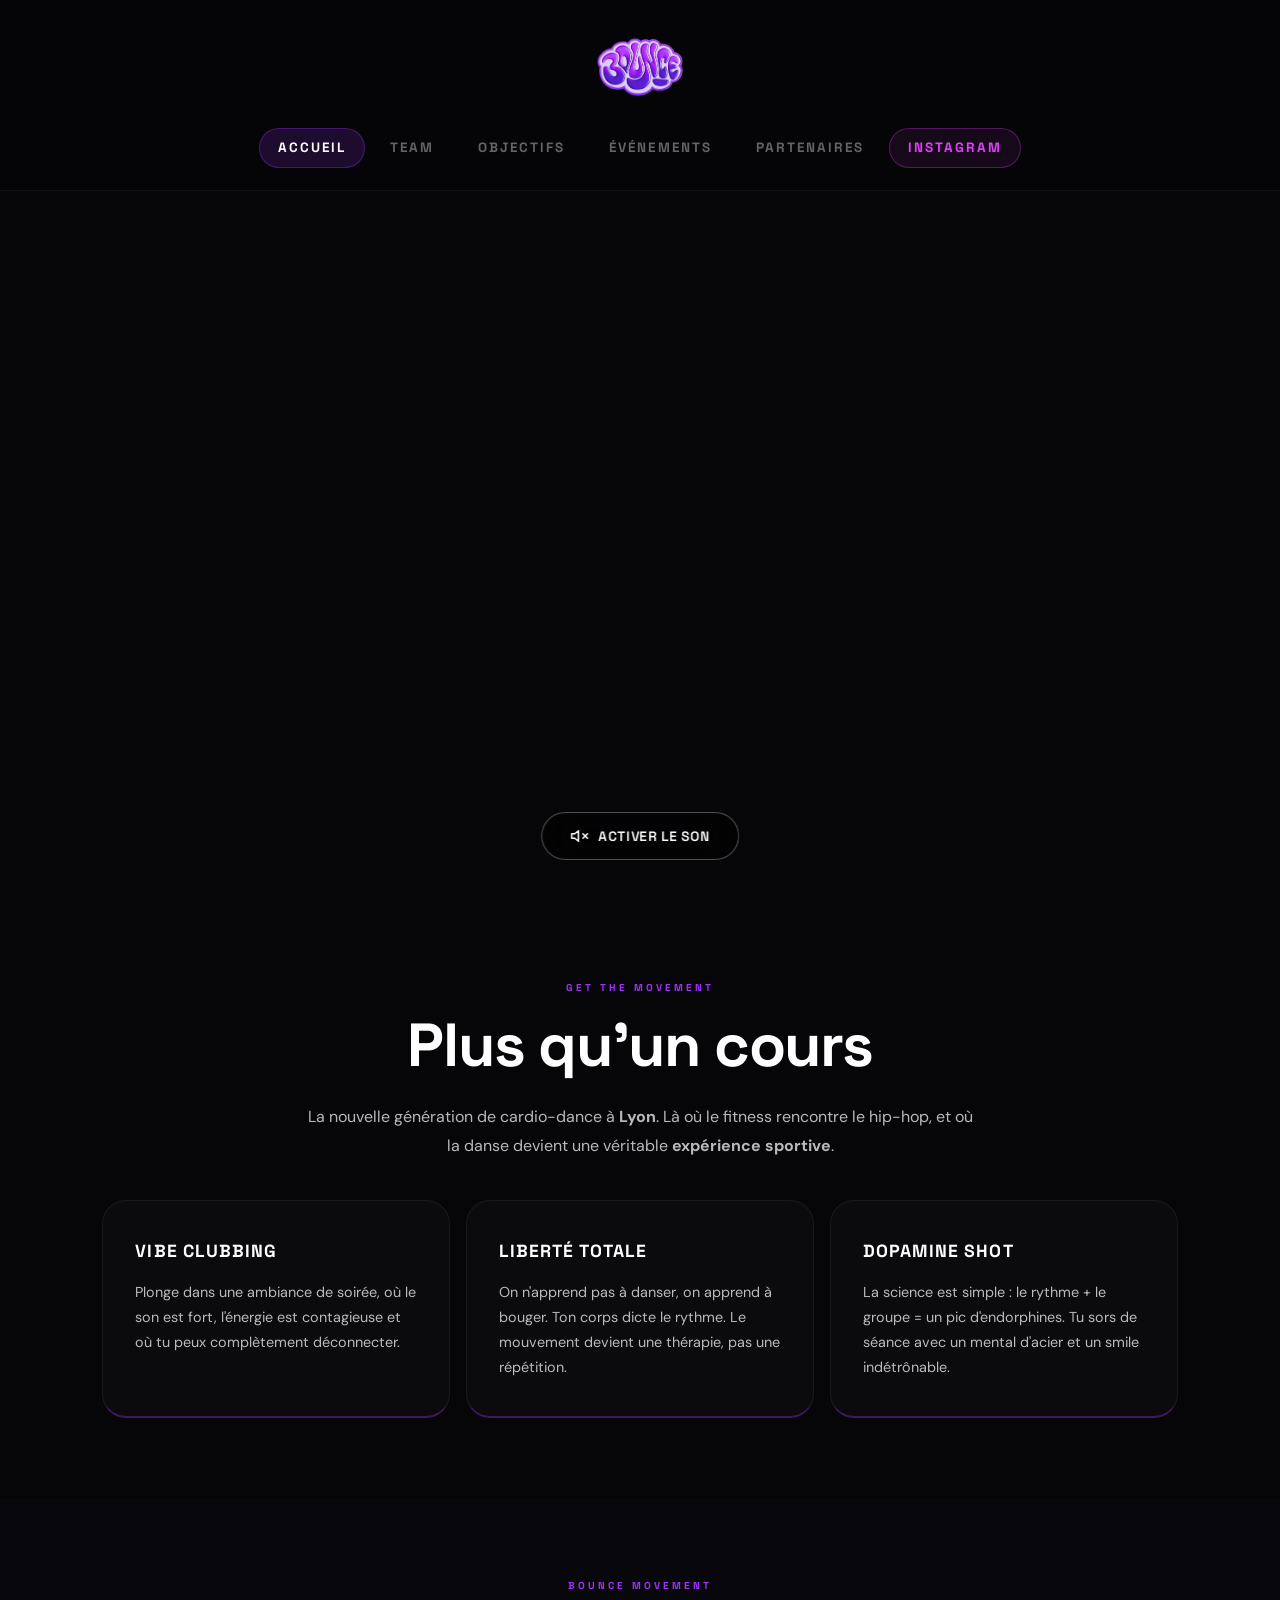
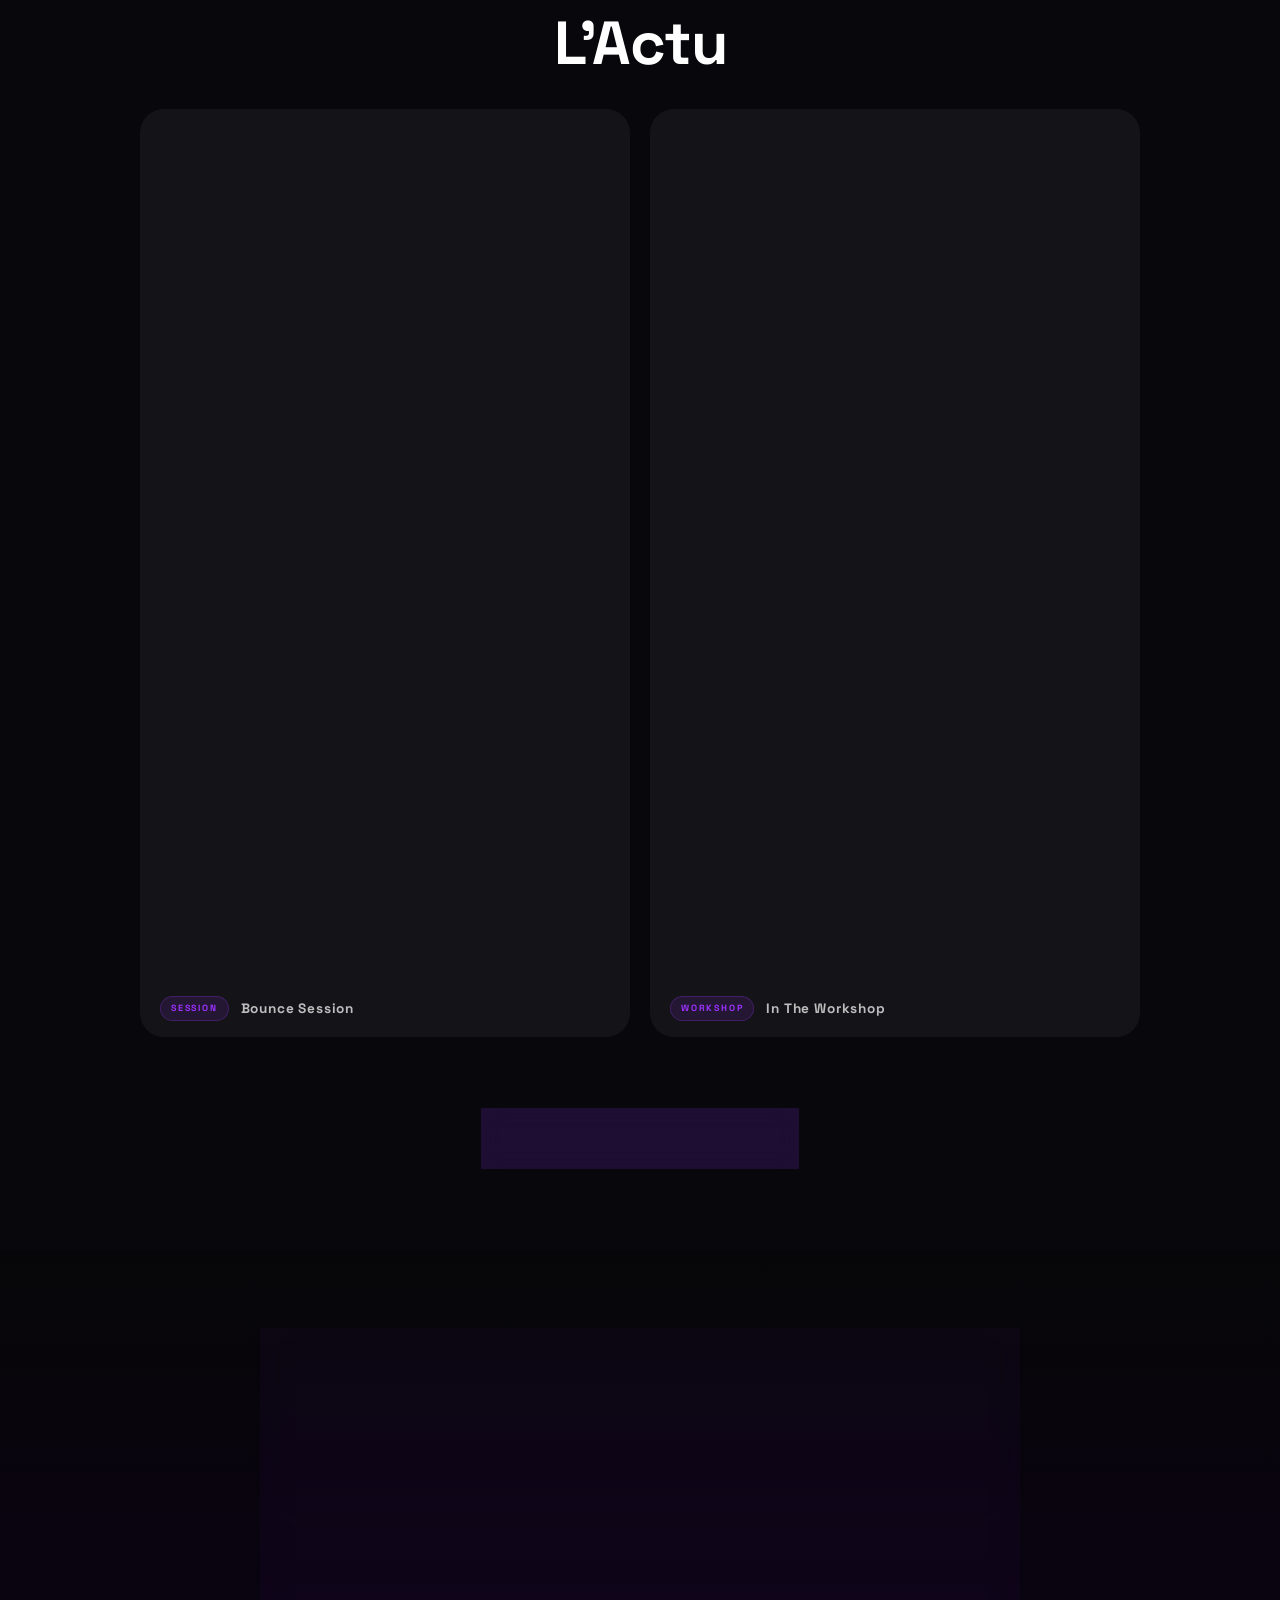
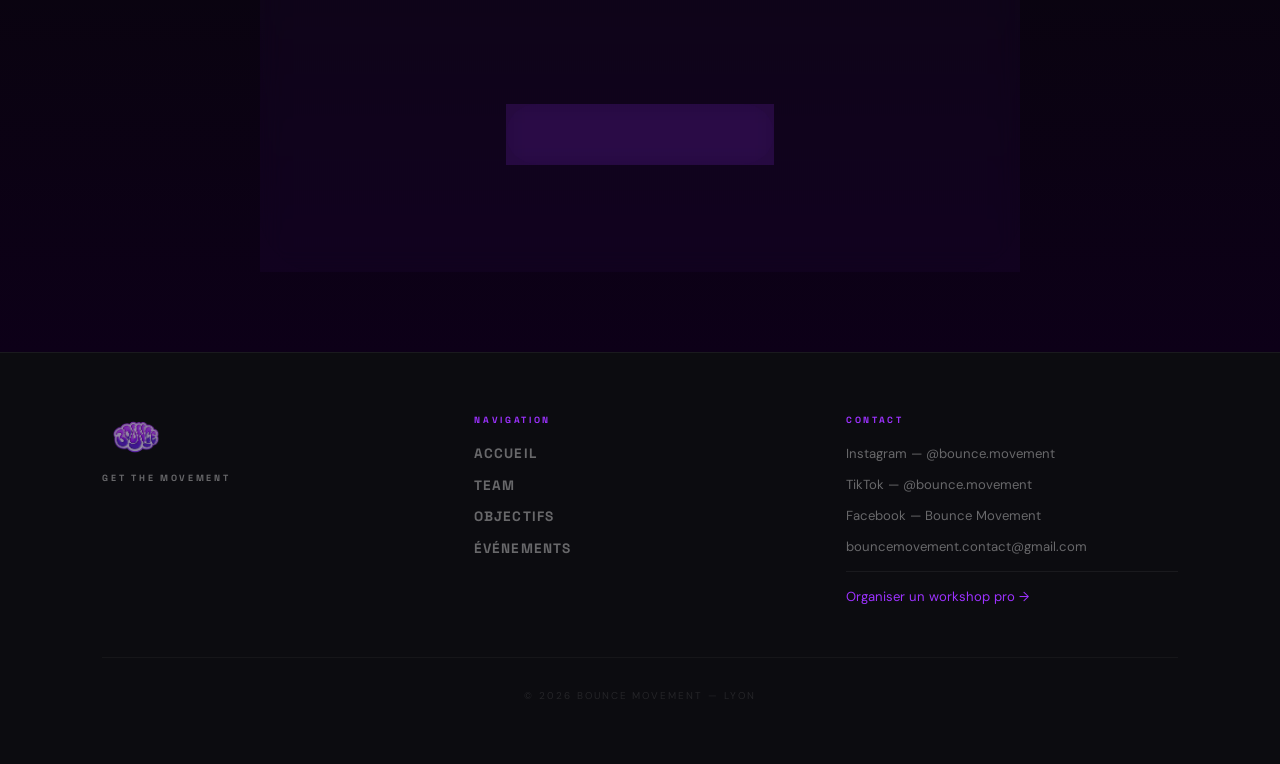
<file: index.html>
<!DOCTYPE html>
<html lang="fr">
<head>
    <meta charset="UTF-8">
    <meta name="viewport" content="width=device-width, initial-scale=1.0">
    <title>Bounce Movement Lyon | Cours de cardio-dance Hip-Hop à Lyon</title>
    <meta name="description" content="Bounce Movement, le cours de cardio-dance immersif à Lyon. Hip-Hop, Afrobeats, Dancehall. Workshops à Lyon, zéro jugement, 100% plaisir. Réserve ta place.">
    <link rel="icon" type="image/png" href="favicon.png">
    <link rel="preconnect" href="https://fonts.googleapis.com">
    <link href="https://fonts.googleapis.com/css2?family=Bebas+Neue&family=Space+Grotesk:wght@400;500;600;700&family=DM+Sans:wght@300;400;500&display=swap" rel="stylesheet">
    <link rel="stylesheet" href="style.css">
    <script type="application/ld+json">
    {
      "@context": "https://schema.org",
      "@type": "Organization",
      "name": "Bounce Movement",
      "url": "https://bouncemovement.fr",
      "logo": "https://bouncemovement.fr/bouncelogo1.png",
      "description": "Cours de cardio-dance immersifs à Lyon. Hip-Hop, Afrobeats, Dancehall. Zéro jugement, 100% plaisir.",
      "address": {
        "@type": "PostalAddress",
        "addressLocality": "Lyon",
        "addressCountry": "FR"
      },
      "sameAs": [
        "https://www.instagram.com/bounce.movement/",
        "https://www.tiktok.com/@bounce.movement",
        "https://www.facebook.com/bounce.movement"
      ],
      "email": "bouncemovement.contact@gmail.com"
    }
    </script>
  <script src="https://identity.netlify.com/v1/netlify-identity-widget.js"></script>
</head>
<body>

<div id="loader">
    <div class="loader-panel loader-left"></div>
    <div class="loader-panel loader-right"></div>
    <img src="bouncelogo1.png" class="loader-logo" alt="Bounce" id="loaderLogo">
</div>

<nav class="nav-fixed">
    <div class="nav-container">
        <img src="bouncelogo1.png" class="nav-logo" alt="Bounce">
        <button class="hamburger" id="hamburger" aria-label="Menu">
            <span></span><span></span><span></span>
        </button>
        <div class="menu">
            <a href="index.html" class="active">Accueil</a>
            <a href="team.html">Team</a>
            <a href="objectifs.html">Objectifs</a>
            <a href="evenements.html">Événements</a>
            <a href="partenaires.html">Partenaires</a>
            <a href="https://www.instagram.com/bounce.movement/" target="_blank" rel="noopener noreferrer" class="nav-insta">Instagram</a>
        </div>
    </div>
</nav>
<div class="nav-overlay" id="navOverlay">
    <a href="index.html">Accueil</a>
    <a href="team.html">Team</a>
    <a href="objectifs.html">Objectifs</a>
    <a href="evenements.html">Événements</a>
    <a href="partenaires.html">Partenaires</a>
    <a href="https://www.instagram.com/bounce.movement/" target="_blank" rel="noopener noreferrer" class="nav-insta">Instagram</a>
</div>

<!-- HERO -->
<section class="hero">
    <video id="heroVideo" autoplay muted loop playsinline class="bg-video" preload="auto">
        <source src="video1_opt.mp4" type="video/mp4">
    </video>
    <div class="overlay"></div>

    <button class="sound-btn" id="soundBtn" aria-label="Activer le son">
        <span id="soundLabel">
            <svg id="iconMuted" width="18" height="18" viewBox="0 0 24 24" fill="none" stroke="currentColor" stroke-width="2" stroke-linecap="round" stroke-linejoin="round"><polygon points="11 5 6 9 2 9 2 15 6 15 11 19 11 5"/><line x1="23" y1="9" x2="17" y2="15"/><line x1="17" y1="9" x2="23" y2="15"/></svg>
            Activer le son
        </span>
        <span id="soundLabelOn" style="display:none;">
            <svg id="iconSound" width="18" height="18" viewBox="0 0 24 24" fill="none" stroke="currentColor" stroke-width="2" stroke-linecap="round" stroke-linejoin="round"><polygon points="11 5 6 9 2 9 2 15 6 15 11 19 11 5"/><path d="M19.07 4.93a10 10 0 0 1 0 14.14"/><path d="M15.54 8.46a5 5 0 0 1 0 7.07"/></svg>
            Couper le son
        </span>
    </button>
</section>

<!-- PLUS QU'UN COURS -->
<section class="section-pad" style="background:#060608; text-align:center;">
    <span class="section-label reveal">Get The Movement</span>
    <h2 class="section-title reveal">Plus qu'un cours</h2>
    <p class="section-intro reveal" style="margin-bottom:40px;">La nouvelle génération de cardio-dance à <strong>Lyon</strong>. Là où le fitness rencontre le hip-hop, et où la danse devient une véritable <strong>expérience sportive</strong>.</p>
    <div class="grid-3">
        <div class="card-black reveal reveal-delay-1">
            <h3>Vibe Clubbing</h3>
            <p>Plonge dans une ambiance de soirée, où le son est fort, l'énergie est contagieuse et où tu peux complètement déconnecter.</p>
        </div>
        <div class="card-black reveal reveal-delay-2">
            <h3>Liberté Totale</h3>
            <p>On n'apprend pas à danser, on apprend à bouger. Ton corps dicte le rythme. Le mouvement devient une thérapie, pas une répétition.</p>
        </div>
        <div class="card-black reveal reveal-delay-3">
            <h3>Dopamine Shot</h3>
            <p>La science est simple : le rythme + le groupe = un pic d'endorphines. Tu sors de séance avec un mental d'acier et un smile indétrônable.</p>
        </div>
    </div>
</section>

<!-- L'ACTU -->
<section class="section-pad" style="background:#08080c; text-align:center;">
    <span class="section-label reveal">Bounce Movement</span>
    <h2 class="section-title reveal">L'Actu</h2>
    <div class="video-grid">
        <div class="video-card reveal reveal-delay-1">
            <video class="actu-video" playsinline preload="metadata" muted loop>
                <source src="bounce1_opt.mp4" type="video/mp4">
            </video>
            <div class="video-info">
                <span class="video-tag">Session</span>
                <p class="video-title">Bounce Session</p>
            </div>
        </div>
        <div class="video-card reveal reveal-delay-2">
            <video class="actu-video" playsinline preload="metadata" muted loop>
                <source src="itws_opt.mp4" type="video/mp4">
            </video>
            <div class="video-info">
                <span class="video-tag">Workshop</span>
                <p class="video-title">In The Workshop</p>
            </div>
        </div>
    </div>
    <a href="https://www.instagram.com/bounce.movement/" target="_blank" rel="noopener noreferrer" class="main-btn reveal" style="margin-top:40px;">
        Voir plus sur Instagram
    </a>
</section>

<!-- CTA RÉSERVATION -->
<section class="section-pad" style="background:linear-gradient(to bottom,#060608,#0d0018); text-align:center;">
    <div class="cta-box reveal">
        <span class="section-label">Places limitées</span>
        <h2 class="cta-title">Ready for the<br><span class="purple-text">First Shot ?</span></h2>
        <p class="section-intro" style="margin-bottom:32px;">Le prochain workshop arrive bientôt. Réserve ta place dès maintenant.</p>
        <a href="evenements.html" target="_blank" rel="noopener noreferrer" class="main-btn">Réserver ma place</a>
        <p class="mention">Réservation obligatoire</p>
    </div>
</section>

<footer>
    <div class="footer-grid">
        <div>
            <img src="bouncelogo1.png" class="footer-logo-img" alt="Bounce">
            <p class="footer-tagline">Get The Movement</p>
        </div>
        <div>
            <p class="footer-col-title">Navigation</p>
            <div class="footer-links">
                <a href="index.html">Accueil</a>
                <a href="team.html">Team</a>
                <a href="objectifs.html">Objectifs</a>
                <a href="evenements.html">Événements</a>
            </div>
        </div>
        <div>
            <p class="footer-col-title">Contact</p>
            <p class="footer-contact-item"><a href="https://www.instagram.com/bounce.movement/" target="_blank">Instagram — @bounce.movement</a></p>
            <p class="footer-contact-item"><a href="https://www.tiktok.com/@bounce.movement" target="_blank">TikTok — @bounce.movement</a></p>
            <p class="footer-contact-item"><a href="https://www.facebook.com/bounce.movement" target="_blank">Facebook — Bounce Movement</a></p>
            <p class="footer-contact-item"><a href="mailto:bouncemovement.contact@gmail.com">bouncemovement.contact@gmail.com</a></p>
            <p class="footer-contact-item" style="margin-top:14px; padding-top:14px; border-top:1px solid rgba(255,255,255,0.06);">
                <a href="mailto:bouncemovement.contact@gmail.com" style="color:var(--purple);">Organiser un workshop pro →</a>
            </p>
        </div>
    </div>
    <p class="footer-copy">© 2026 Bounce Movement — Lyon</p>
</footer>

<script>
    // Loader rideau
    window.addEventListener("load", () => {
        setTimeout(() => {
            document.getElementById("loader").classList.add("loader-open");
            setTimeout(() => document.getElementById("loader").classList.add("loader-hidden"), 500);
        }, 1400);
    });

    // Bouton son héro
    const heroVideo = document.getElementById("heroVideo");
    const soundBtn  = document.getElementById("soundBtn");
    const iconMuted = document.getElementById("iconMuted");
    const iconSound = document.getElementById("iconSound");
    soundBtn.addEventListener("click", () => {
        heroVideo.muted = !heroVideo.muted;
        document.getElementById("soundLabel").style.display   = heroVideo.muted ? "flex" : "none";
        document.getElementById("soundLabelOn").style.display = heroVideo.muted ? "none" : "flex";
    });

    // Scroll reveal
    const revealObs = new IntersectionObserver((entries) => {
        entries.forEach(e => { if (e.isIntersecting) e.target.classList.add("visible"); });
    }, { threshold: 0.05, rootMargin: "0px 0px -40px 0px" });
    document.querySelectorAll('.reveal').forEach(el => revealObs.observe(el));

    // Autoplay vidéos au scroll
    const actuVideos = document.querySelectorAll('.actu-video');
    const videoObs = new IntersectionObserver((entries) => {
        entries.forEach(e => {
            if (e.isIntersecting) { e.target.play(); }
            else { e.target.pause(); e.target.currentTime = 0; }
        });
    }, { threshold: 0.3 });
    actuVideos.forEach(v => videoObs.observe(v));

    // Hamburger menu
    const hamburger = document.getElementById('hamburger');
    const navOverlay = document.getElementById('navOverlay');
    hamburger.addEventListener('click', () => {
        hamburger.classList.toggle('open');
        navOverlay.classList.toggle('open');
        document.body.style.overflow = navOverlay.classList.contains('open') ? 'hidden' : '';
    });
    document.querySelectorAll('#navOverlay a').forEach(a => {
        a.addEventListener('click', () => {
            hamburger.classList.remove('open');
            navOverlay.classList.remove('open');
            document.body.style.overflow = '';
        });
    });
</script>
</body>
</html>
</file>
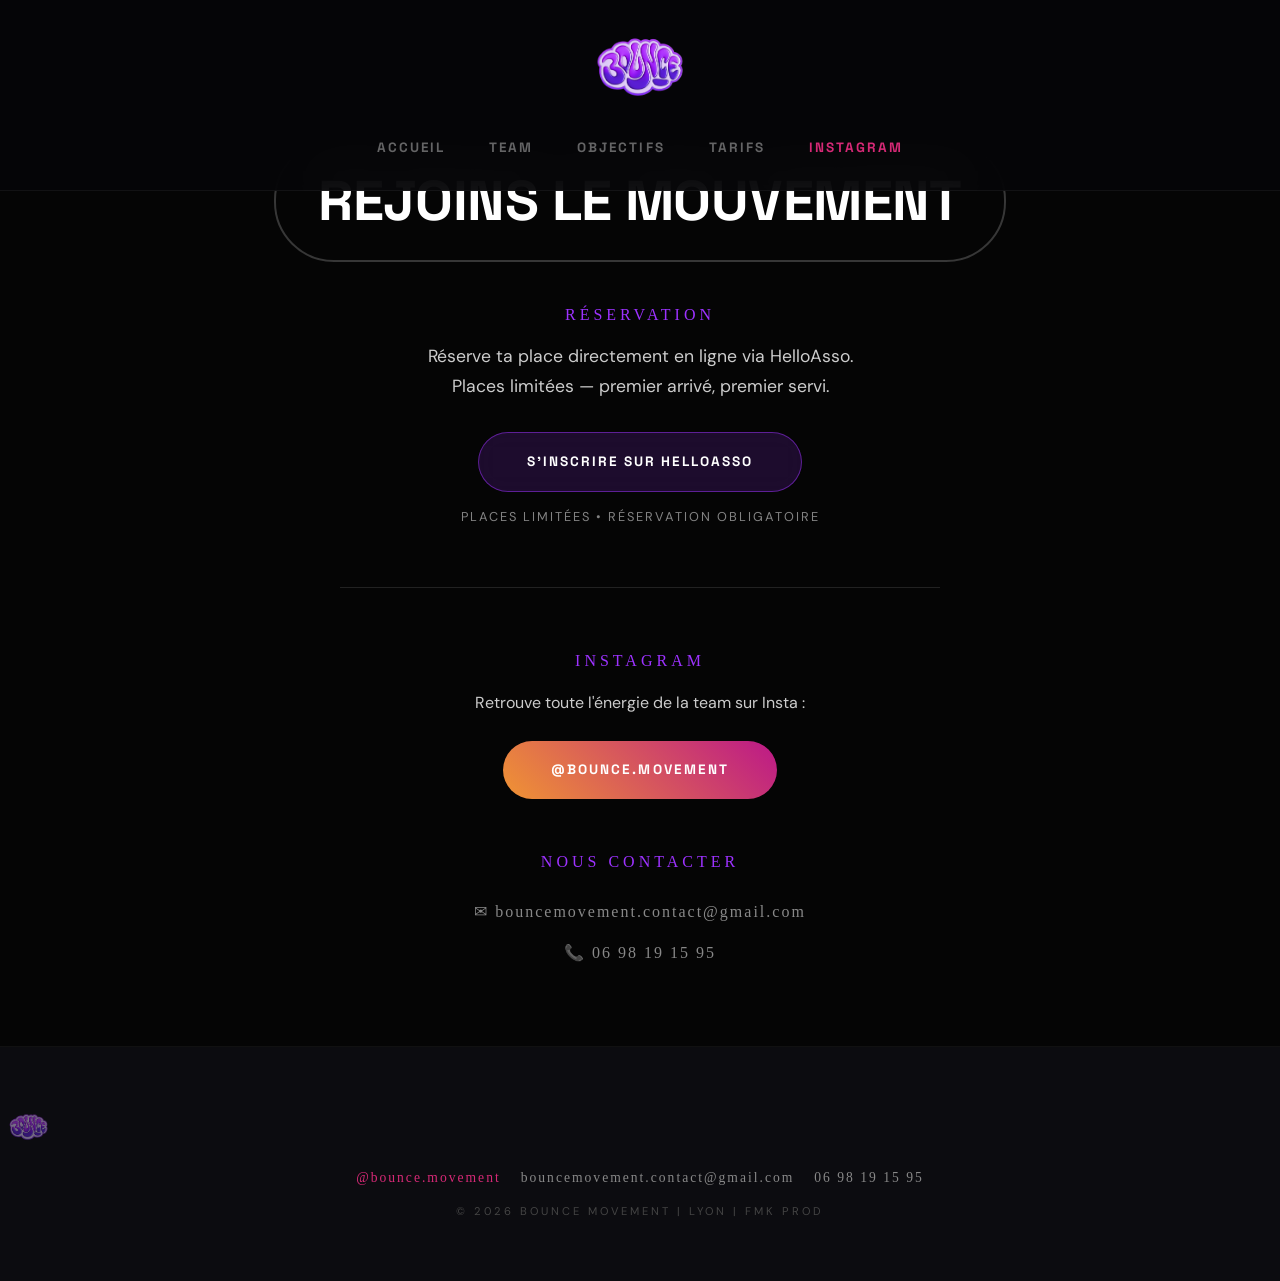
<file: contact.html>
<!DOCTYPE html>
<html lang="fr">
<head>
    <meta charset="UTF-8">
    <meta name="viewport" content="width=device-width, initial-scale=1.0">
    <title>CONTACT | Bounce — Rejoins le mouvement</title>

    <!-- SEO -->
    <meta name="description" content="Contacte Bounce Movement. Instagram @bounce.movement, email bouncemovement.contact@gmail.com, tel 06 98 19 15 95. Réserve ta place sur HelloAsso.">
    <meta property="og:title" content="CONTACT | Bounce Movement">
    <meta property="og:description" content="Rejoins le mouvement Bounce. Réserve ta place ou contacte-nous.">
    <meta property="og:image" content="bouncelogo1.png">
    <meta property="og:type" content="website">
    <meta property="og:locale" content="fr_FR">

    <link rel="icon" type="image/png" href="favicon.png">
    <link rel="preconnect" href="https://fonts.googleapis.com">
    <link href="https://fonts.googleapis.com/css2?family=Bebas+Neue&family=Space+Grotesk:wght@400;500;600;700&family=DM+Sans:wght@300;400;500&display=swap" rel="stylesheet">
    <link rel="stylesheet" href="style.css">
</head>
<body>
</div>
        </div>
    </div>

            <nav class="nav-fixed">
        <div class="nav-container">
            <img src="bouncelogo1.png" class="nav-logo">
            <div class="menu">
                <a href="index.html">ACCUEIL</a>
                <a href="team.html">TEAM</a>
                <a href="objectifs.html">OBJECTIFS</a>
                
                <a href="tarifs.html">TARIFS</a>
                <a href="https://www.instagram.com/bounce.movement/" target="_blank" rel="noopener noreferrer" style="color:#d62976">INSTAGRAM</a>
            </div>
        </div>
    </nav>

    <section class="container" style="display: flex; flex-direction: column; align-items: center; justify-content: center; min-height: 80vh; background: #050505;">
        <h1 class="title-btn">REJOINS LE MOUVEMENT</h1>

        <!-- HELLOASSO -->
        <div style="margin-bottom: 60px; text-align: center;">
            <p style="font-family: Impact; font-size: 1rem; letter-spacing: 4px; color: var(--purple); margin-bottom: 15px;">RÉSERVATION</p>
            <p style="color: #ccc; font-size: 1.1rem; margin-bottom: 30px; line-height: 1.7;">
                Réserve ta place directement en ligne via HelloAsso.<br>Places limitées — premier arrivé, premier servi.
            </p>
            <a href="https://www.helloasso.com/associations/da-squad/evenements/workshop-bounce-3" target="_blank" rel="noopener noreferrer" class="main-btn">
                S'INSCRIRE SUR HELLOASSO
            </a>
            <p style="margin-top: 15px; font-size: 0.8rem; letter-spacing: 2px; opacity: 0.5;">PLACES LIMITÉES • RÉSERVATION OBLIGATOIRE</p>
        </div>

        <div style="width: 100%; max-width: 600px; height: 1px; background: #222; margin-bottom: 60px;"></div>

        <!-- INSTAGRAM -->
        <div style="margin-bottom: 50px; text-align: center;">
            <p style="font-family: Impact; font-size: 1rem; letter-spacing: 4px; color: var(--purple); margin-bottom: 15px;">INSTAGRAM</p>
            <p style="color: #ccc; margin-bottom: 25px; line-height: 1.7;">Retrouve toute l'énergie de la team sur Insta :</p>
            <a href="https://www.instagram.com/bounce.movement/" target="_blank" rel="noopener noreferrer" class="main-btn" style="background: linear-gradient(45deg, #f09433, #bc1888); border: none;">
                @BOUNCE.MOVEMENT
            </a>
        </div>

        <!-- INFOS CONTACT -->
        <div style="text-align: center;">
            <p style="font-family: Impact; font-size: 1rem; letter-spacing: 4px; color: var(--purple); margin-bottom: 25px;">NOUS CONTACTER</p>
            <div style="display: flex; flex-direction: column; gap: 15px; align-items: center;">
                <a href="mailto:bouncemovement.contact@gmail.com" style="color: #888; font-family: Impact; letter-spacing: 2px; font-size: 1rem; transition: 0.3s;" onmouseover="this.style.color='#fff'" onmouseout="this.style.color='#888'">
                    ✉ bouncemovement.contact@gmail.com
                </a>
                <a href="tel:+33698191595" style="color: #888; font-family: Impact; letter-spacing: 2px; font-size: 1rem; transition: 0.3s;" onmouseover="this.style.color='#fff'" onmouseout="this.style.color='#888'">
                    📞 06 98 19 15 95
                </a>
            </div>
        </div>
    </section>

    <footer style="padding: 60px 0; text-align: center; border-top: 1px solid #111;">
        <img src="bouncelogo1.png" style="height: 40px; opacity: 0.5; margin-bottom: 20px;" alt="Logo Bounce">
        <div style="margin-bottom: 15px; display: flex; gap: 20px; justify-content: center; flex-wrap: wrap;">
            <a href="https://www.instagram.com/bounce.movement/" target="_blank" rel="noopener noreferrer" style="color: #d62976; font-family: Impact; letter-spacing: 2px; font-size: 0.85rem;">@bounce.movement</a>
            <a href="mailto:bouncemovement.contact@gmail.com" style="color: #888; font-family: Impact; letter-spacing: 2px; font-size: 0.85rem;">bouncemovement.contact@gmail.com</a>
            <span style="color: #888; font-family: Impact; letter-spacing: 2px; font-size: 0.85rem;">06 98 19 15 95</span>
        </div>
        <p style="color: #444; font-size: 0.7rem; letter-spacing: 3px;">© 2026 BOUNCE MOVEMENT | LYON | FMK PROD</p>
    </footer>
</body>
</html>
</file>
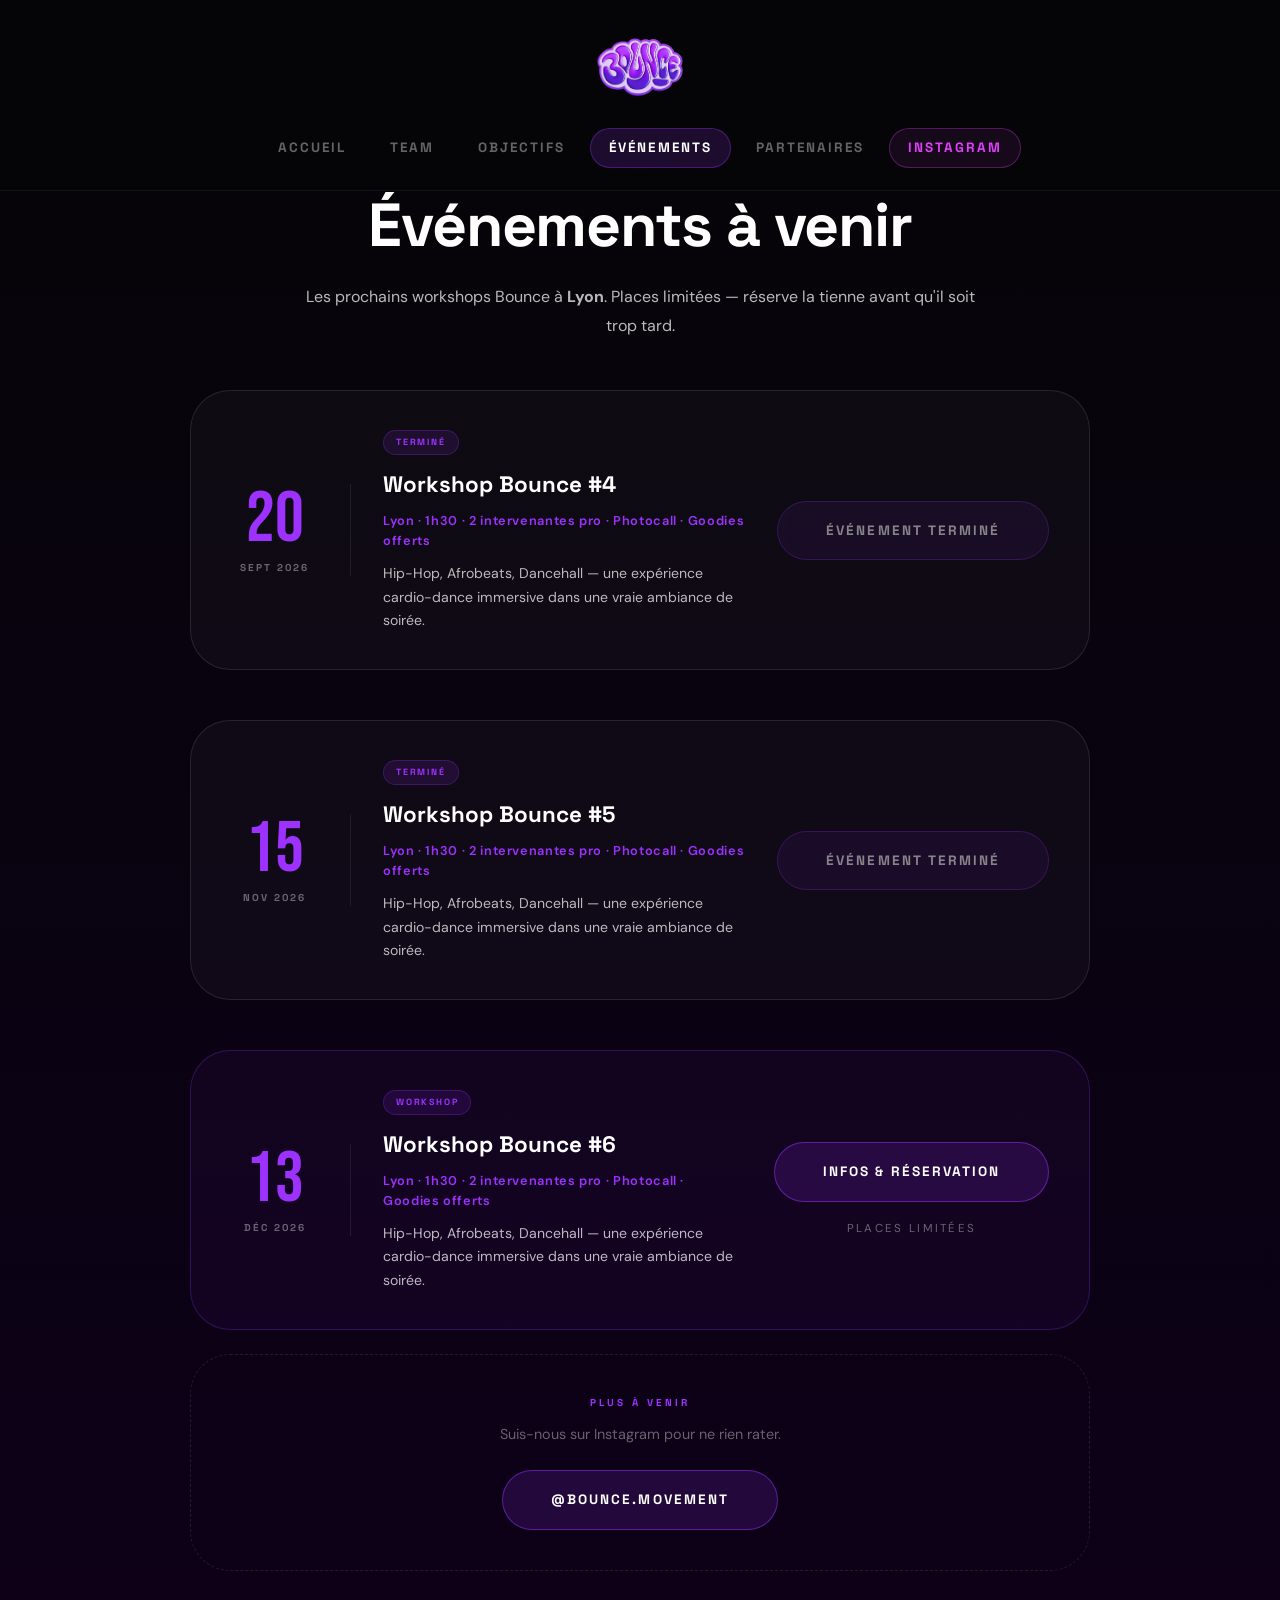
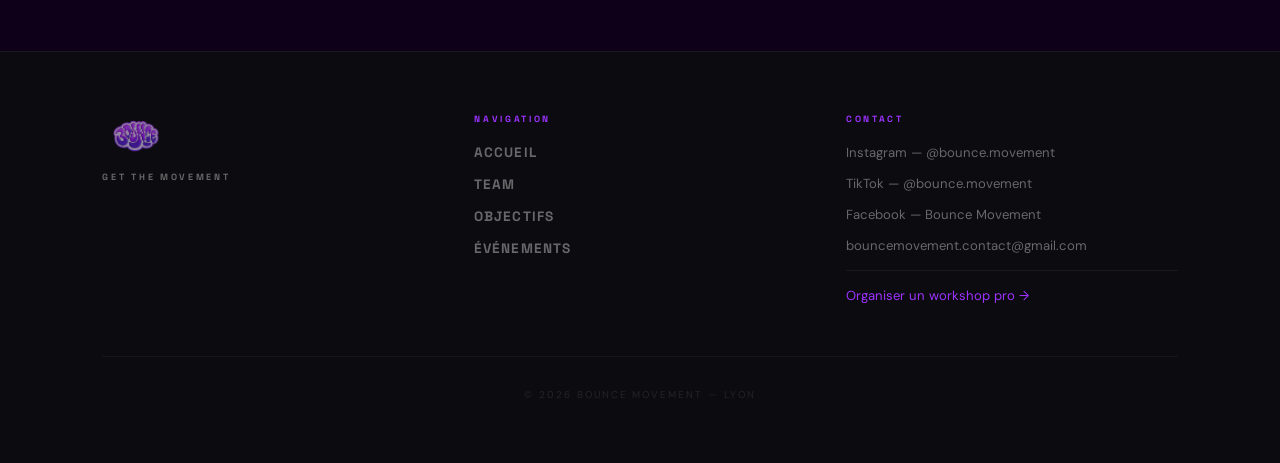
<file: evenements.html>
<!DOCTYPE html>
<html lang="fr">
<head>
    <meta charset="UTF-8">
    <meta name="viewport" content="width=device-width, initial-scale=1.0">
    <title>Événements Bounce Movement Lyon | Workshops cardio-dance à Lyon</title>
    <meta name="description" content="Les prochains workshops Bounce Movement à Lyon. Cardio-dance Hip-Hop, Afrobeats, Dancehall. Places limitées — réserve ta place sur HelloAsso.">
    <link rel="icon" type="image/png" href="favicon.png">
    <link rel="preconnect" href="https://fonts.googleapis.com">
    <link href="https://fonts.googleapis.com/css2?family=Bebas+Neue&family=Space+Grotesk:wght@400;500;600;700&family=DM+Sans:wght@300;400;500&display=swap" rel="stylesheet">
    <link rel="stylesheet" href="style.css">
    <script type="application/ld+json">
    [
      {
        "@context": "https://schema.org",
        "@type": "Event",
        "name": "Workshop Bounce #4",
        "startDate": "2026-09-20",
        "eventStatus": "https://schema.org/EventScheduled",
        "eventAttendanceMode": "https://schema.org/OfflineEventAttendanceMode",
        "location": {
          "@type": "Place",
          "name": "Lyon",
          "address": { "@type": "PostalAddress", "addressLocality": "Lyon", "addressCountry": "FR" }
        },
        "organizer": { "@type": "Organization", "name": "Bounce Movement", "url": "https://bouncemovement.fr" },
        "description": "Workshop cardio-dance Hip-Hop, Afrobeats, Dancehall. 1h30, 2 intervenantes pro, photocall, goodies offerts.",
        "url": "https://www.helloasso.com/associations/da-squad/evenements/bounce-4-lyon"
      },
      {
        "@context": "https://schema.org",
        "@type": "Event",
        "name": "Workshop Bounce #5",
        "startDate": "2026-11-15",
        "eventStatus": "https://schema.org/EventScheduled",
        "eventAttendanceMode": "https://schema.org/OfflineEventAttendanceMode",
        "location": {
          "@type": "Place",
          "name": "Lyon",
          "address": { "@type": "PostalAddress", "addressLocality": "Lyon", "addressCountry": "FR" }
        },
        "organizer": { "@type": "Organization", "name": "Bounce Movement", "url": "https://bouncemovement.fr" },
        "description": "Workshop cardio-dance Hip-Hop, Afrobeats, Dancehall. 1h30, 2 intervenantes pro, photocall, goodies offerts."
      },
      {
        "@context": "https://schema.org",
        "@type": "Event",
        "name": "Workshop Bounce #6",
        "startDate": "2026-12-13",
        "eventStatus": "https://schema.org/EventScheduled",
        "eventAttendanceMode": "https://schema.org/OfflineEventAttendanceMode",
        "location": {
          "@type": "Place",
          "name": "Lyon",
          "address": { "@type": "PostalAddress", "addressLocality": "Lyon", "addressCountry": "FR" }
        },
        "organizer": { "@type": "Organization", "name": "Bounce Movement", "url": "https://bouncemovement.fr" },
        "description": "Workshop cardio-dance Hip-Hop, Afrobeats, Dancehall. 1h30, 2 intervenantes pro, photocall, goodies offerts."
      }
    ]
    </script>
  <script src="https://identity.netlify.com/v1/netlify-identity-widget.js"></script>
</head>
<body>

<nav class="nav-fixed">
    <div class="nav-container">
        <img src="bouncelogo1.png" class="nav-logo" alt="Bounce">
        <button class="hamburger" id="hamburger" aria-label="Menu">
            <span></span><span></span><span></span>
        </button>
        <div class="menu">
            <a href="index.html">Accueil</a>
            <a href="team.html">Team</a>
            <a href="objectifs.html">Objectifs</a>
            <a href="evenements.html" class="active">Événements</a>
            <a href="partenaires.html">Partenaires</a>
            <a href="https://www.instagram.com/bounce.movement/" target="_blank" rel="noopener noreferrer" class="nav-insta">Instagram</a>
        </div>
    </div>
</nav>
<div class="nav-overlay" id="navOverlay">
    <a href="index.html">Accueil</a>
    <a href="team.html">Team</a>
    <a href="objectifs.html">Objectifs</a>
    <a href="evenements.html">Événements</a>
    <a href="partenaires.html">Partenaires</a>
    <a href="https://www.instagram.com/bounce.movement/" target="_blank" rel="noopener noreferrer" class="nav-insta">Instagram</a>
</div>

<!-- HEADER -->
<section class="section-pad" style="background:linear-gradient(to bottom,#050507,#0d0018); padding-top:160px; text-align:center;">
    <span class="section-label">Calendrier</span>
    <h1 class="section-title reveal">Événements à venir</h1>
    <p class="section-intro reveal">Les prochains workshops Bounce à <strong>Lyon</strong>. Places limitées — réserve la tienne avant qu'il soit trop tard.</p>

    <!-- EVENTS CHARGÉS DYNAMIQUEMENT -->
    <div id="events-container"></div>

    <!-- SUIVRE -->
    <div class="event-coming reveal">
        <span class="section-label" style="margin-bottom:12px;">Plus à venir</span>
        <p style="color:var(--text-dim); font-size:0.9rem;">Suis-nous sur Instagram pour ne rien rater.</p>
        <a href="https://www.instagram.com/bounce.movement/" target="_blank" rel="noopener noreferrer" class="main-btn" style="margin-top:24px; display:inline-block;">@bounce.movement</a>
    </div>
</section>


<footer>
    <div class="footer-grid">
        <div>
            <img src="bouncelogo1.png" class="footer-logo-img" alt="Bounce">
            <p class="footer-tagline">Get The Movement</p>
        </div>
        <div>
            <p class="footer-col-title">Navigation</p>
            <div class="footer-links">
                <a href="index.html">Accueil</a>
                <a href="team.html">Team</a>
                <a href="objectifs.html">Objectifs</a>
                <a href="evenements.html">Événements</a>
            </div>
        </div>
        <div>
            <p class="footer-col-title">Contact</p>
            <p class="footer-contact-item"><a href="https://www.instagram.com/bounce.movement/" target="_blank">Instagram — @bounce.movement</a></p>
            <p class="footer-contact-item"><a href="https://www.tiktok.com/@bounce.movement" target="_blank">TikTok — @bounce.movement</a></p>
            <p class="footer-contact-item"><a href="https://www.facebook.com/bounce.movement" target="_blank">Facebook — Bounce Movement</a></p>
            <p class="footer-contact-item"><a href="mailto:bouncemovement.contact@gmail.com">bouncemovement.contact@gmail.com</a></p>
            <p class="footer-contact-item" style="margin-top:14px; padding-top:14px; border-top:1px solid rgba(255,255,255,0.06);">
                <a href="mailto:bouncemovement.contact@gmail.com" style="color:var(--purple);">Organiser un workshop pro →</a>
            </p>
        </div>
    </div>
    <p class="footer-copy">© 2026 Bounce Movement — Lyon</p>
</footer>

<script>
    const revealObs = new IntersectionObserver((entries) => {
        entries.forEach(e => { if (e.isIntersecting) e.target.classList.add("visible"); });
    }, { threshold: 0.05, rootMargin: "0px 0px -40px 0px" });

    fetch('data/events.json')
        .then(r => r.json())
        .then(data => {
            const container = document.getElementById('events-container');
            const now = new Date();
            data.events.forEach(ev => {
                const eventDate = new Date(ev.isoDate);
                const isPast = eventDate < now;
                let cta;
                if (isPast) {
                    cta = `<a href="termine.html" class="main-btn" style="opacity:0.5; cursor:default;">Événement terminé</a>`;
                } else if (ev.link) {
                    cta = `<a href="${ev.link}" target="_blank" rel="noopener noreferrer" class="main-btn">Réserver</a>`;
                } else {
                    cta = `<a href="mailto:bouncemovement.contact@gmail.com" class="main-btn">Infos & réservation</a>`;
                }
                container.innerHTML += `
                <div class="event-card reveal${isPast ? ' event-past' : ''}">
                    <div class="event-date-block">
                        <span class="event-day">${ev.day}</span>
                        <span class="event-month">${ev.month}</span>
                    </div>
                    <div class="event-info">
                        <span class="event-tag">${isPast ? 'Terminé' : 'Workshop'}</span>
                        <h2 class="event-title">${ev.title}</h2>
                        <p class="event-detail">${ev.detail}</p>
                        <p class="event-desc">${ev.desc}</p>
                    </div>
                    <div class="event-cta">
                        ${cta}
                        ${!isPast ? '<p class="mention">Places limitées</p>' : ''}
                    </div>
                </div>`;
            });
            document.querySelectorAll('.reveal').forEach(el => revealObs.observe(el));
        });

    document.querySelectorAll('.reveal').forEach(el => revealObs.observe(el));

    const hamburger = document.getElementById('hamburger');
    const navOverlay = document.getElementById('navOverlay');
    hamburger.addEventListener('click', () => {
        hamburger.classList.toggle('open');
        navOverlay.classList.toggle('open');
        document.body.style.overflow = navOverlay.classList.contains('open') ? 'hidden' : '';
    });
    document.querySelectorAll('#navOverlay a').forEach(a => {
        a.addEventListener('click', () => {
            hamburger.classList.remove('open');
            navOverlay.classList.remove('open');
            document.body.style.overflow = '';
        });
    });
</script>
</body>
</html>
</file>
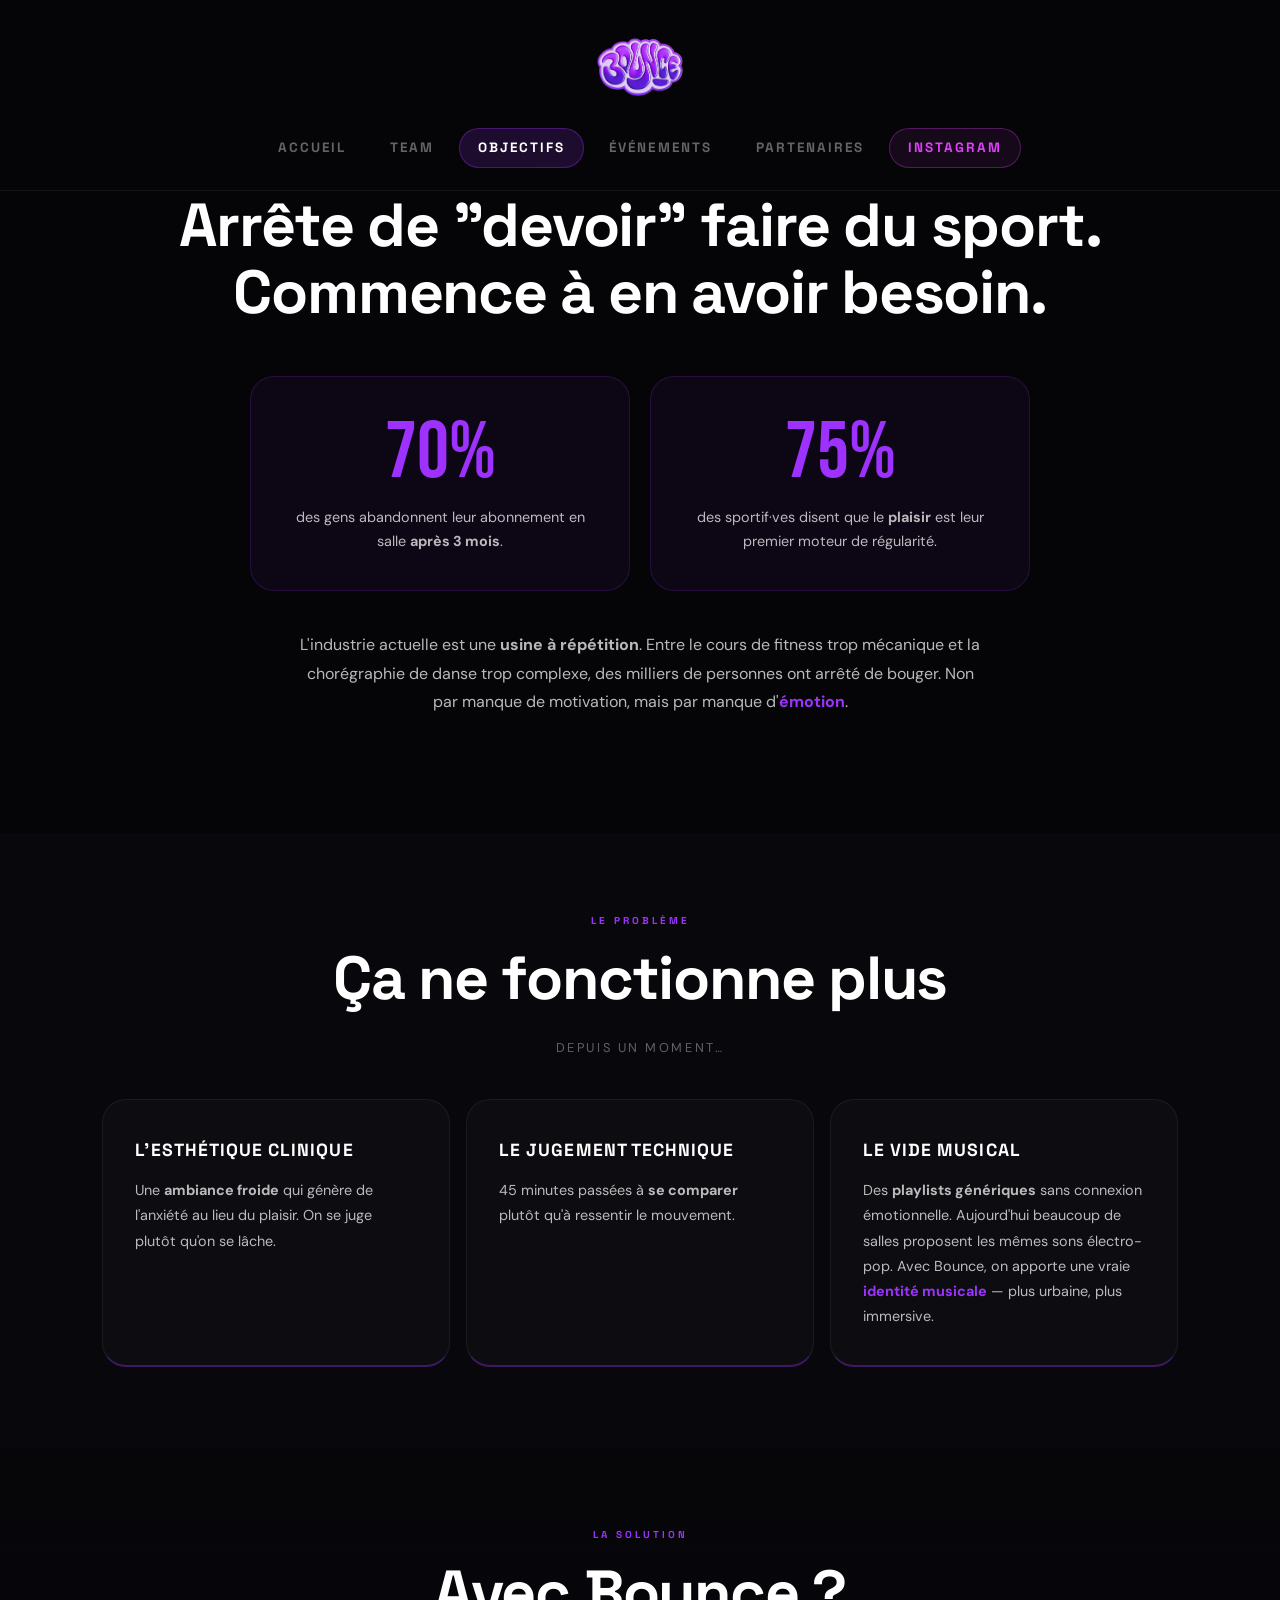
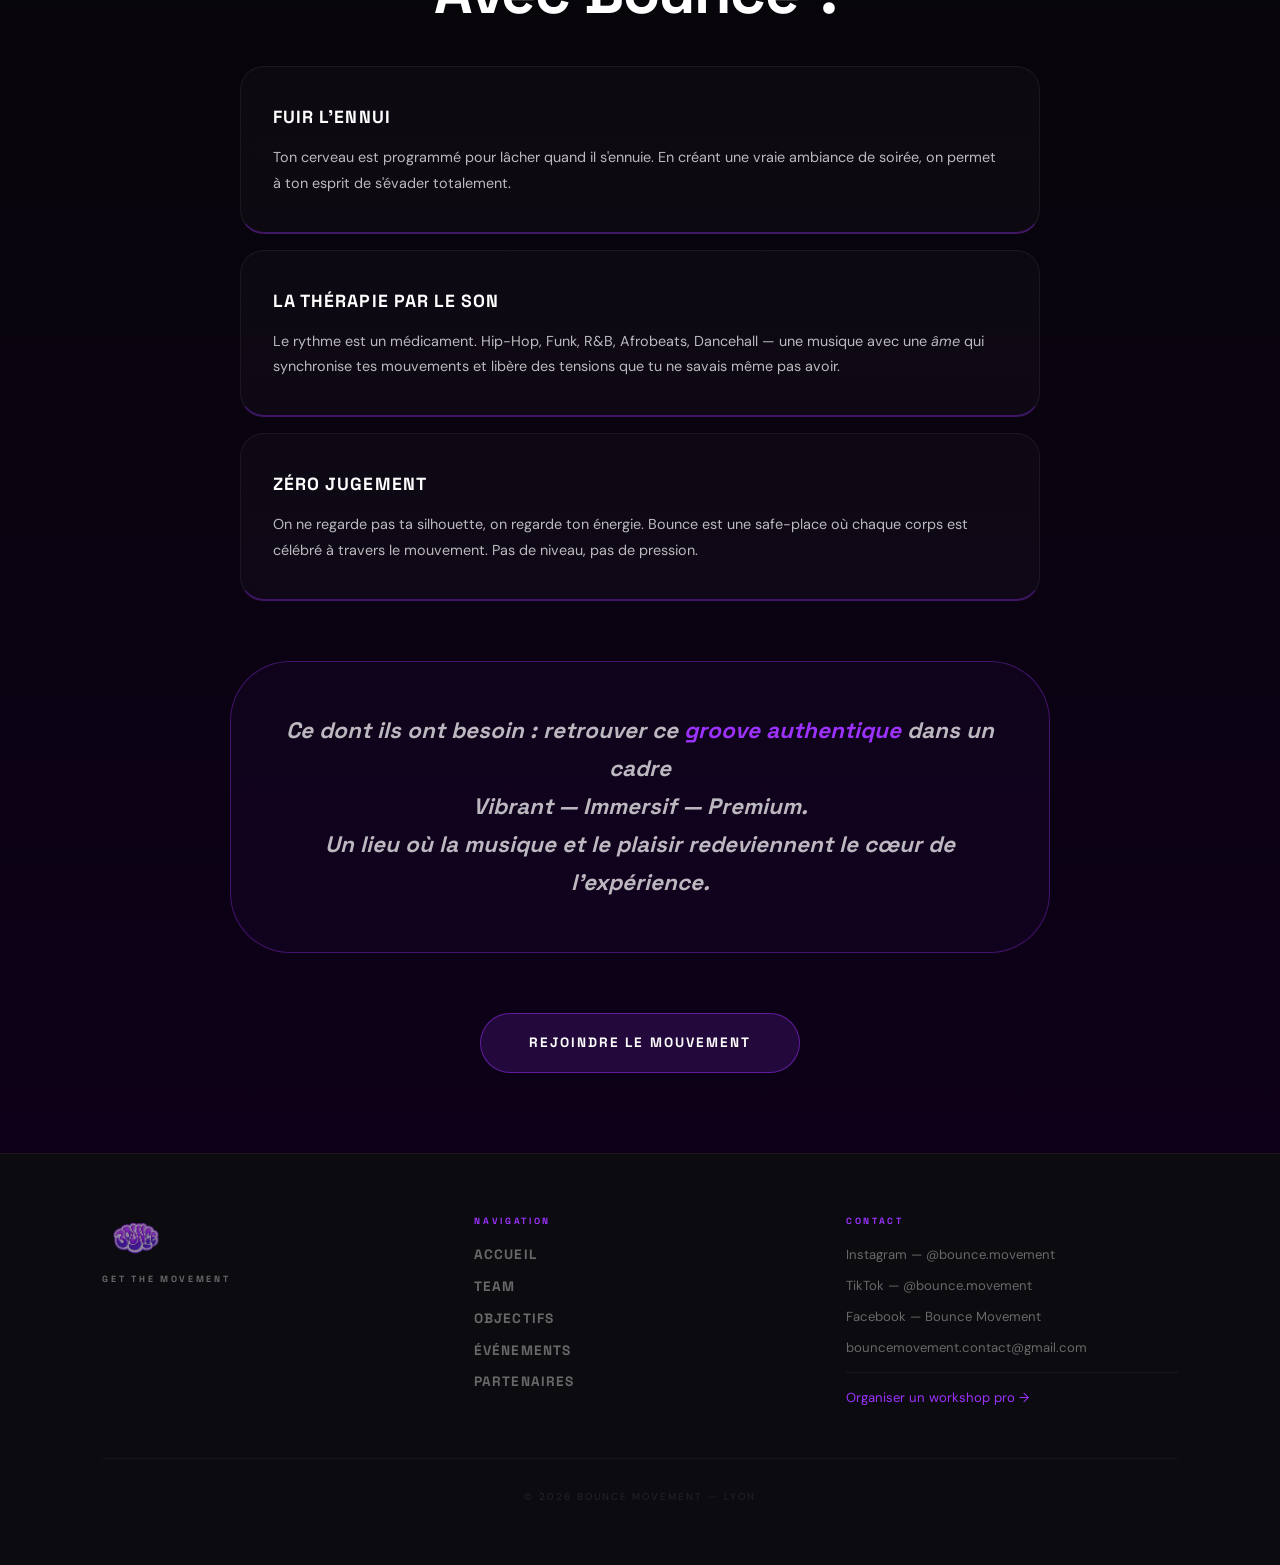
<file: objectifs.html>
<!DOCTYPE html>
<html lang="fr">
<head>
    <meta charset="UTF-8">
    <meta name="viewport" content="width=device-width, initial-scale=1.0">
    <title>Pourquoi Bounce Movement Lyon | Cardio-dance immersive à Lyon</title>
    <meta name="description" content="Pourquoi Bounce à Lyon ? 70% des gens abandonnent leur salle après 3 mois. Bounce Movement réinvente le fitness à Lyon avec l'immersion, la musique Hip-Hop et le lâcher-prise.">
    <link rel="icon" type="image/png" href="favicon.png">
    <link rel="preconnect" href="https://fonts.googleapis.com">
    <link href="https://fonts.googleapis.com/css2?family=Bebas+Neue&family=Space+Grotesk:wght@400;500;600;700&family=DM+Sans:wght@300;400;500&display=swap" rel="stylesheet">
    <link rel="stylesheet" href="style.css">
  <script src="https://identity.netlify.com/v1/netlify-identity-widget.js"></script>
</head>
<body>

<nav class="nav-fixed">
    <div class="nav-container">
        <img src="bouncelogo1.png" class="nav-logo" alt="Bounce">
        <button class="hamburger" id="hamburger" aria-label="Menu">
            <span></span><span></span><span></span>
        </button>
        <div class="menu">
            <a href="index.html">Accueil</a>
            <a href="team.html">Team</a>
            <a href="objectifs.html" class="active">Objectifs</a>
            <a href="evenements.html">Événements</a>
            <a href="partenaires.html">Partenaires</a>
            <a href="https://www.instagram.com/bounce.movement/" target="_blank" rel="noopener noreferrer" class="nav-insta">Instagram</a>
        </div>
    </div>
</nav>
<div class="nav-overlay" id="navOverlay">
    <a href="index.html">Accueil</a>
    <a href="team.html">Team</a>
    <a href="objectifs.html">Objectifs</a>
    <a href="evenements.html">Événements</a>
    <a href="partenaires.html">Partenaires</a>
    <a href="https://www.instagram.com/bounce.movement/" target="_blank" rel="noopener noreferrer" class="nav-insta">Instagram</a>
</div>

<!-- HEADER -->
<section class="section-pad" style="background:#050507; padding-top:160px; text-align:center;">
    <span class="section-label">Pourquoi Bounce existe</span>
    <h1 class="section-title reveal">Arrête de "devoir" faire du sport.<br>Commence à en avoir besoin.</h1>

    <div class="stats-grid reveal">
        <div class="stat-card">
            <span class="stat-number">70%</span>
            <p class="stat-text">des gens abandonnent leur abonnement en salle <strong>après 3 mois</strong>.</p>
        </div>
        <div class="stat-card">
            <span class="stat-number">75%</span>
            <p class="stat-text">des sportif·ves disent que le <strong>plaisir</strong> est leur premier moteur de régularité.</p>
        </div>
    </div>

    <p class="section-intro reveal">L'industrie actuelle est une <strong>usine à répétition</strong>. Entre le cours de fitness trop mécanique et la chorégraphie de danse trop complexe, des milliers de personnes ont arrêté de bouger. Non par manque de motivation, mais par manque d'<strong class="purple-text">émotion</strong>.</p>
</section>

<!-- ÇA NE FONCTIONNE PLUS -->
<section class="section-pad" style="background:#08080c; text-align:center;">
    <span class="section-label">Le problème</span>
    <h2 class="section-title reveal">Ça ne fonctionne plus</h2>
    <p class="section-intro reveal" style="margin-bottom:0; opacity:0.5; font-size:0.8rem; letter-spacing:0.2em; text-transform:uppercase;">Depuis un moment…</p>
    <div class="grid-3" style="margin-top:40px;">
        <div class="card-black reveal reveal-delay-1">
            <h3>L'esthétique clinique</h3>
            <p>Une <strong>ambiance froide</strong> qui génère de l'anxiété au lieu du plaisir. On se juge plutôt qu'on se lâche.</p>
        </div>
        <div class="card-black reveal reveal-delay-2">
            <h3>Le jugement technique</h3>
            <p>45 minutes passées à <strong>se comparer</strong> plutôt qu'à ressentir le mouvement.</p>
        </div>
        <div class="card-black reveal reveal-delay-3">
            <h3>Le vide musical</h3>
            <p>Des <strong>playlists génériques</strong> sans connexion émotionnelle. Aujourd'hui beaucoup de salles proposent les mêmes sons électro-pop. Avec Bounce, on apporte une vraie <strong class="purple-text">identité musicale</strong> — plus urbaine, plus immersive.</p>
        </div>
    </div>
</section>

<!-- AVEC BOUNCE -->
<section class="section-pad" style="background:linear-gradient(to bottom,#060608,#0d0018); text-align:center;">
    <span class="section-label">La solution</span>
    <h2 class="section-title reveal">Avec Bounce ?</h2>
    <div style="max-width:800px; margin:40px auto 0; display:flex; flex-direction:column; gap:16px;">
        <div class="card-black reveal" style="text-align:left;">
            <h3>Fuir l'ennui</h3>
            <p>Ton cerveau est programmé pour lâcher quand il s'ennuie. En créant une vraie ambiance de soirée, on permet à ton esprit de s'évader totalement.</p>
        </div>
        <div class="card-black reveal" style="text-align:left;">
            <h3>La thérapie par le son</h3>
            <p>Le rythme est un médicament. Hip-Hop, Funk, R&B, Afrobeats, Dancehall — une musique avec une <em>âme</em> qui synchronise tes mouvements et libère des tensions que tu ne savais même pas avoir.</p>
        </div>
        <div class="card-black reveal" style="text-align:left;">
            <h3>Zéro jugement</h3>
            <p>On ne regarde pas ta silhouette, on regarde ton énergie. Bounce est une safe-place où chaque corps est célébré à travers le mouvement. Pas de niveau, pas de pression.</p>
        </div>
    </div>

    <blockquote class="citation-box reveal" style="margin-top:60px;">
        <p>Ce dont ils ont besoin : retrouver ce <em class="purple-text">groove authentique</em> dans un cadre<br><strong>Vibrant — Immersif — Premium</strong>.<br>Un lieu où la musique et le plaisir redeviennent le cœur de l'expérience.</p>
    </blockquote>

    <a href="evenements.html" target="_blank" rel="noopener noreferrer" class="main-btn reveal">Rejoindre le mouvement</a>
</section>

<footer>
    <div class="footer-grid">
        <div>
            <img src="bouncelogo1.png" class="footer-logo-img" alt="Bounce">
            <p class="footer-tagline">Get The Movement</p>
        </div>
        <div>
            <p class="footer-col-title">Navigation</p>
            <div class="footer-links">
                <a href="index.html">Accueil</a>
                <a href="team.html">Team</a>
                <a href="objectifs.html">Objectifs</a>
                <a href="evenements.html">Événements</a>
                <a href="partenaires.html">Partenaires</a>
            </div>
        </div>
        <div>
            <p class="footer-col-title">Contact</p>
            <p class="footer-contact-item"><a href="https://www.instagram.com/bounce.movement/" target="_blank">Instagram — @bounce.movement</a></p>
            <p class="footer-contact-item"><a href="https://www.tiktok.com/@bounce.movement" target="_blank">TikTok — @bounce.movement</a></p>
            <p class="footer-contact-item"><a href="https://www.facebook.com/bounce.movement" target="_blank">Facebook — Bounce Movement</a></p>
            <p class="footer-contact-item"><a href="mailto:bouncemovement.contact@gmail.com">bouncemovement.contact@gmail.com</a></p>
            <p class="footer-contact-item" style="margin-top:14px; padding-top:14px; border-top:1px solid rgba(255,255,255,0.06);">
                <a href="mailto:bouncemovement.contact@gmail.com" style="color:var(--purple);">Organiser un workshop pro →</a>
            </p>
        </div>
    </div>
    <p class="footer-copy">© 2026 Bounce Movement — Lyon</p>
</footer>

<script>
    const revealObs = new IntersectionObserver((entries) => {
        entries.forEach(e => { if (e.isIntersecting) e.target.classList.add("visible"); });
    }, { threshold: 0.05, rootMargin: "0px 0px -40px 0px" });
    document.querySelectorAll('.reveal').forEach(el => revealObs.observe(el));

    const hamburger = document.getElementById('hamburger');
    const navOverlay = document.getElementById('navOverlay');
    hamburger.addEventListener('click', () => {
        hamburger.classList.toggle('open');
        navOverlay.classList.toggle('open');
        document.body.style.overflow = navOverlay.classList.contains('open') ? 'hidden' : '';
    });
    document.querySelectorAll('#navOverlay a').forEach(a => {
        a.addEventListener('click', () => {
            hamburger.classList.remove('open');
            navOverlay.classList.remove('open');
            document.body.style.overflow = '';
        });
    });
</script>
</body>
</html>
</file>
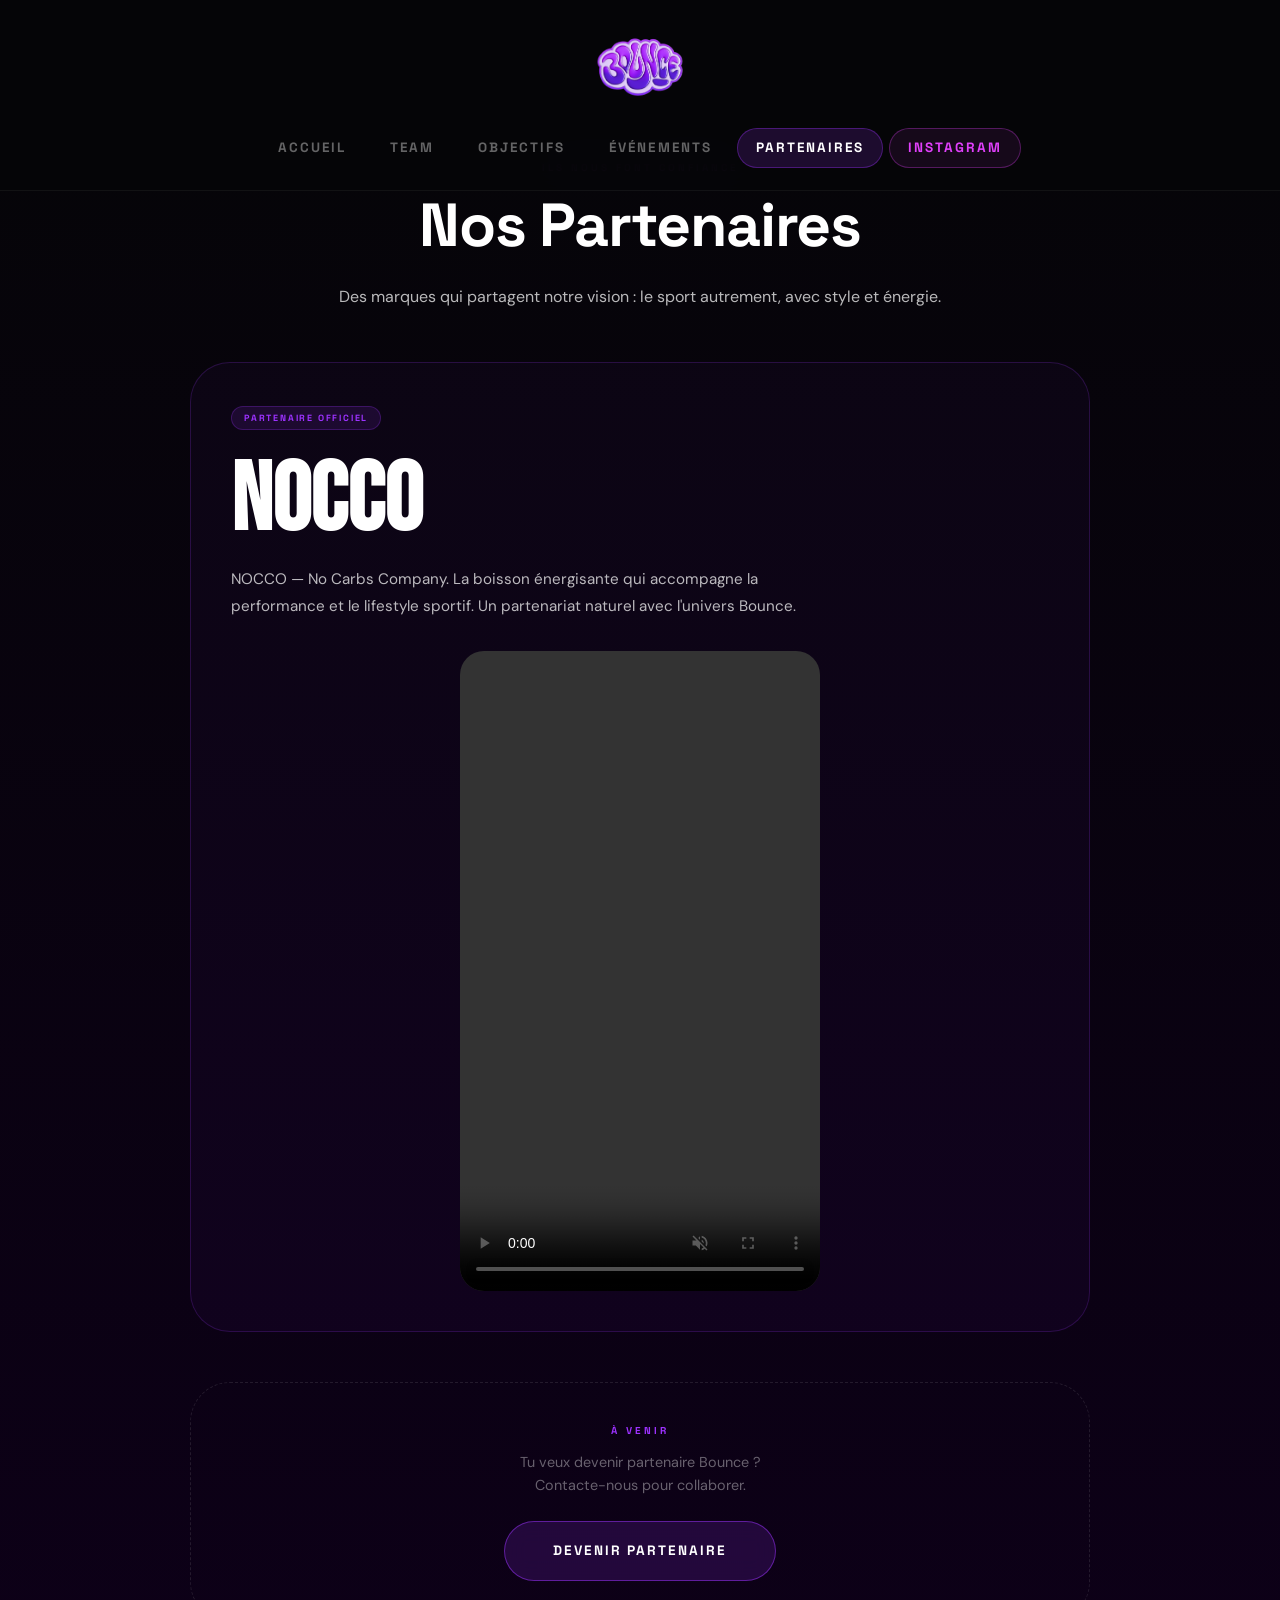
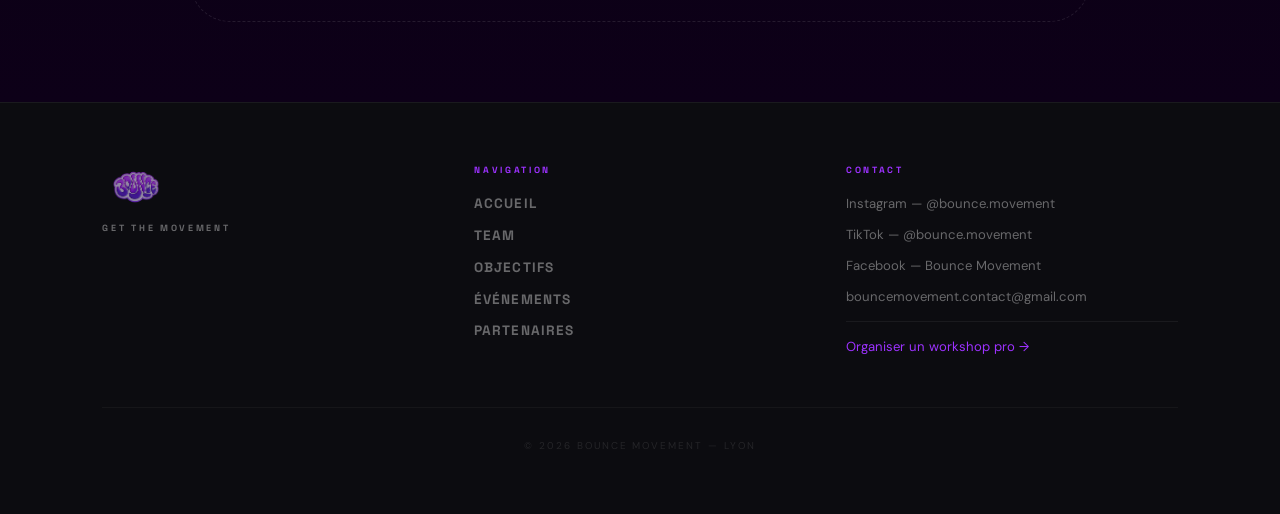
<file: partenaires.html>
<!DOCTYPE html>
<html lang="fr">
<head>
    <meta charset="UTF-8">
    <meta name="viewport" content="width=device-width, initial-scale=1.0">
    <title>Partenaires Bounce Movement Lyon | Nos partenaires à Lyon</title>
    <meta name="description" content="Les partenaires de Bounce Movement Lyon. Découvre les marques qui soutiennent notre concept de cardio-dance immersif à Lyon.">
    <link rel="icon" type="image/png" href="favicon.png">
    <link rel="preconnect" href="https://fonts.googleapis.com">
    <link href="https://fonts.googleapis.com/css2?family=Bebas+Neue&family=Space+Grotesk:wght@400;500;600;700&family=DM+Sans:wght@300;400;500&display=swap" rel="stylesheet">
    <link rel="stylesheet" href="style.css">
  <script src="https://identity.netlify.com/v1/netlify-identity-widget.js"></script>
</head>
<body>

<nav class="nav-fixed">
    <div class="nav-container">
        <img src="bouncelogo1.png" class="nav-logo" alt="Bounce">
        <button class="hamburger" id="hamburger" aria-label="Menu">
            <span></span><span></span><span></span>
        </button>
        <div class="menu">
            <a href="index.html">Accueil</a>
            <a href="team.html">Team</a>
            <a href="objectifs.html">Objectifs</a>
            <a href="evenements.html">Événements</a>
            <a href="partenaires.html" class="active">Partenaires</a>
            <a href="https://www.instagram.com/bounce.movement/" target="_blank" rel="noopener noreferrer" class="nav-insta">Instagram</a>
        </div>
    </div>
</nav>
<div class="nav-overlay" id="navOverlay">
    <a href="index.html">Accueil</a>
    <a href="team.html">Team</a>
    <a href="objectifs.html">Objectifs</a>
    <a href="evenements.html">Événements</a>
    <a href="partenaires.html">Partenaires</a>
    <a href="https://www.instagram.com/bounce.movement/" target="_blank" rel="noopener noreferrer" class="nav-insta">Instagram</a>
</div>

<section class="section-pad" style="background:linear-gradient(to bottom,#050507,#0d0018); padding-top:160px; text-align:center;">
    <span class="section-label">Ils nous font confiance</span>
    <h1 class="section-title reveal">Nos Partenaires</h1>
    <p class="section-intro reveal">Des marques qui partagent notre vision : le sport autrement, avec style et énergie.</p>

    <!-- NOCCO -->
    <div class="partner-card reveal">
        <div class="partner-header">
            <span class="event-tag">Partenaire officiel</span>
            <h2 class="partner-name">NOCCO</h2>
            <p class="partner-desc">NOCCO — No Carbs Company. La boisson énergisante qui accompagne la performance et le lifestyle sportif. Un partenariat naturel avec l'univers Bounce.</p>
        </div>
        <div class="partner-video-wrap">
            <video class="partner-video" controls playsinline preload="metadata" muted>
                <source src="videonocco.mp4" type="video/mp4">
            </video>
        </div>
    </div>

    <!-- PLACEHOLDER futurs partenaires -->
    <div class="event-coming reveal" style="margin-top:40px;">
        <span class="section-label" style="margin-bottom:12px;">À venir</span>
        <p style="color:var(--text-dim); font-size:0.9rem;">Tu veux devenir partenaire Bounce ?<br>Contacte-nous pour collaborer.</p>
        <a href="mailto:bouncemovement.contact@gmail.com" class="main-btn" style="margin-top:24px; display:inline-block;">Devenir partenaire</a>
    </div>
</section>

<footer>
    <div class="footer-grid">
        <div>
            <img src="bouncelogo1.png" class="footer-logo-img" alt="Bounce">
            <p class="footer-tagline">Get The Movement</p>
        </div>
        <div>
            <p class="footer-col-title">Navigation</p>
            <div class="footer-links">
                <a href="index.html">Accueil</a>
                <a href="team.html">Team</a>
                <a href="objectifs.html">Objectifs</a>
                <a href="evenements.html">Événements</a>
                <a href="partenaires.html">Partenaires</a>
            </div>
        </div>
        <div>
            <p class="footer-col-title">Contact</p>
            <p class="footer-contact-item"><a href="https://www.instagram.com/bounce.movement/" target="_blank">Instagram — @bounce.movement</a></p>
            <p class="footer-contact-item"><a href="https://www.tiktok.com/@bounce.movement" target="_blank">TikTok — @bounce.movement</a></p>
            <p class="footer-contact-item"><a href="https://www.facebook.com/bounce.movement" target="_blank">Facebook — Bounce Movement</a></p>
            <p class="footer-contact-item"><a href="mailto:bouncemovement.contact@gmail.com">bouncemovement.contact@gmail.com</a></p>
            <p class="footer-contact-item" style="margin-top:14px; padding-top:14px; border-top:1px solid rgba(255,255,255,0.06);">
                <a href="mailto:bouncemovement.contact@gmail.com" style="color:var(--purple);">Organiser un workshop pro →</a>
            </p>
        </div>
    </div>
    <p class="footer-copy">© 2026 Bounce Movement — Lyon</p>
</footer>

<script>
    const revealObs = new IntersectionObserver((entries) => {
        entries.forEach(e => { if (e.isIntersecting) e.target.classList.add("visible"); });
    }, { threshold: 0.05, rootMargin: "0px 0px -40px 0px" });
    document.querySelectorAll('.reveal').forEach(el => revealObs.observe(el));

    const hamburger = document.getElementById('hamburger');
    const navOverlay = document.getElementById('navOverlay');
    hamburger.addEventListener('click', () => {
        hamburger.classList.toggle('open');
        navOverlay.classList.toggle('open');
        document.body.style.overflow = navOverlay.classList.contains('open') ? 'hidden' : '';
    });
    document.querySelectorAll('#navOverlay a').forEach(a => {
        a.addEventListener('click', () => {
            hamburger.classList.remove('open');
            navOverlay.classList.remove('open');
            document.body.style.overflow = '';
        });
    });
</script>
</body>
</html>
</file>
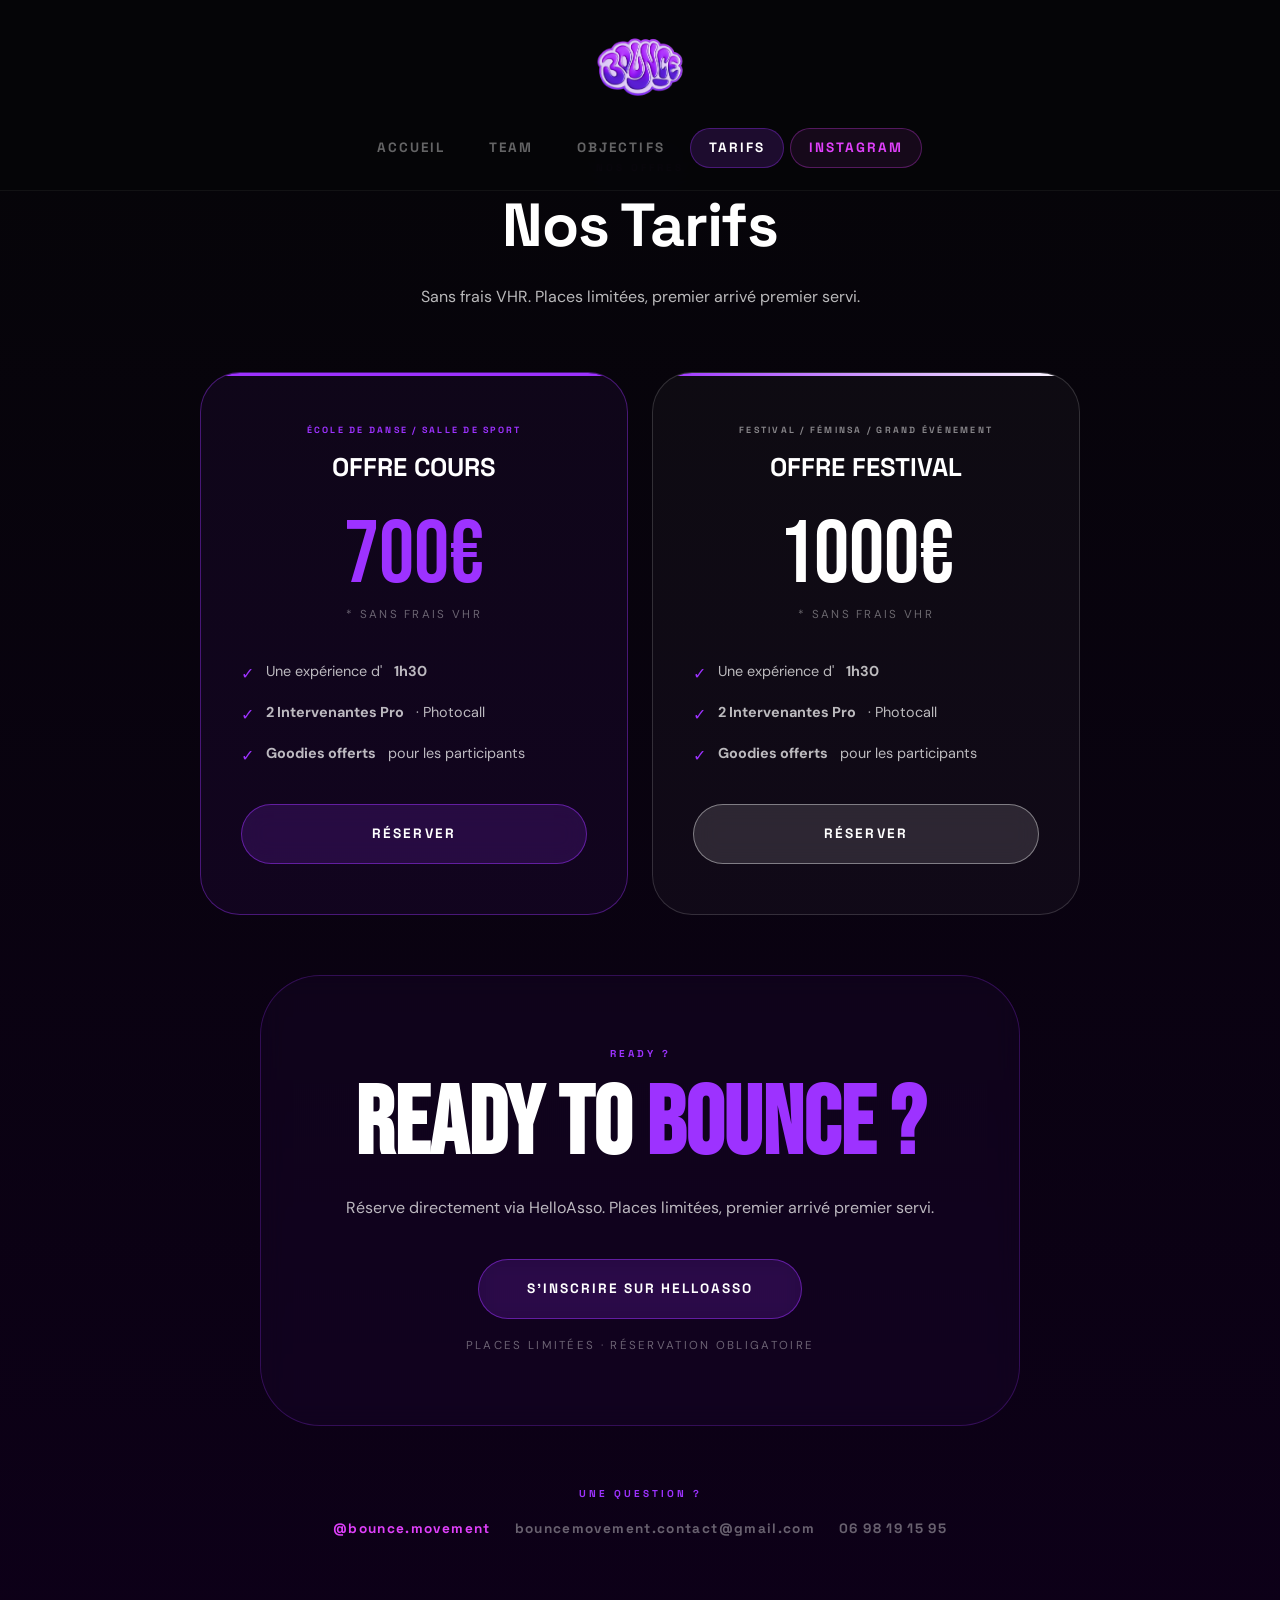
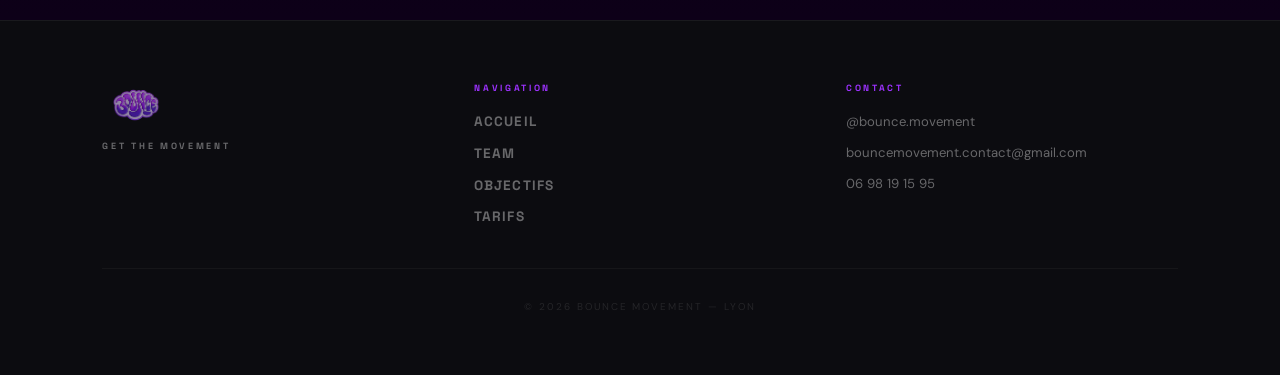
<file: tarifs.html>
<!DOCTYPE html>
<html lang="fr">
<head>
    <meta charset="UTF-8">
    <meta name="viewport" content="width=device-width, initial-scale=1.0">
    <title>TARIFS | Bounce — Nos offres</title>
    <meta name="description" content="Nos tarifs Bounce : Offre Cours à 700€ et Offre Festival à 1000€. 1h30 d'expérience immersive, 2 intervenantes pro, photocall et goodies inclus.">
    <meta property="og:title" content="TARIFS | Bounce Movement">
    <meta property="og:description" content="Réserve ton workshop Bounce. Offre Cours 700€ — Offre Festival 1000€.">
    <meta property="og:image" content="bouncelogo1.png">
    <meta property="og:type" content="website">
    <meta property="og:locale" content="fr_FR">
    <link rel="icon" type="image/png" href="favicon.png">
    <link rel="preconnect" href="https://fonts.googleapis.com">
    <link href="https://fonts.googleapis.com/css2?family=Bebas+Neue&family=Space+Grotesk:wght@400;500;600;700&family=DM+Sans:wght@300;400;500&display=swap" rel="stylesheet">
    <link rel="stylesheet" href="style.css">
</head>
<body>

<nav class="nav-fixed">
    <div class="nav-container">
        <img src="bouncelogo1.png" class="nav-logo" alt="Bounce">
        <div class="menu">
            <a href="index.html">Accueil</a>
            <a href="team.html">Team</a>
            <a href="objectifs.html">Objectifs</a>
            <a href="tarifs.html" class="active">Tarifs</a>
            <a href="https://www.instagram.com/bounce.movement/" target="_blank" rel="noopener noreferrer" class="nav-insta">Instagram</a>
        </div>
    </div>
</nav>

<!-- HEADER -->
<section class="section-pad" style="background:linear-gradient(to bottom,#050507,#0d0018); padding-top:160px; text-align:center;">
    <span class="section-label">Nos offres</span>
    <h1 class="section-title reveal">Nos Tarifs</h1>
    <p class="section-intro reveal">Sans frais VHR. Places limitées, premier arrivé premier servi.</p>

    <!-- TARIF CARDS -->
    <div class="tarif-grid reveal">

        <!-- OFFRE COURS -->
        <div class="tarif-card tarif-purple">
            <div class="tarif-top-bar tarif-top-purple"></div>
            <p class="tarif-label">École de Danse / Salle de Sport</p>
            <h2 class="tarif-name">Offre Cours</h2>
            <p class="tarif-price purple-text">700€</p>
            <p class="tarif-sub">* Sans frais VHR</p>
            <ul class="tarif-features">
                <li><span class="tarif-check">✓</span> Une expérience d'<strong>1h30</strong></li>
                <li><span class="tarif-check">✓</span> <strong>2 Intervenantes Pro</strong> · Photocall</li>
                <li><span class="tarif-check">✓</span> <strong>Goodies offerts</strong> pour les participants</li>
            </ul>
            <a href="https://www.helloasso.com/associations/da-squad/evenements/workshop-bounce-3" target="_blank" rel="noopener noreferrer" class="main-btn tarif-btn">Réserver</a>
        </div>

        <!-- OFFRE FESTIVAL -->
        <div class="tarif-card tarif-white">
            <div class="tarif-top-bar tarif-top-gradient"></div>
            <p class="tarif-label" style="color:rgba(255,255,255,0.5);">Festival / Féminsa / Grand Événement</p>
            <h2 class="tarif-name">Offre Festival</h2>
            <p class="tarif-price" style="color:#fff;">1000€</p>
            <p class="tarif-sub">* Sans frais VHR</p>
            <ul class="tarif-features">
                <li><span class="tarif-check">✓</span> Une expérience d'<strong>1h30</strong></li>
                <li><span class="tarif-check">✓</span> <strong>2 Intervenantes Pro</strong> · Photocall</li>
                <li><span class="tarif-check">✓</span> <strong>Goodies offerts</strong> pour les participants</li>
            </ul>
            <a href="https://www.helloasso.com/associations/da-squad/evenements/workshop-bounce-3" target="_blank" rel="noopener noreferrer" class="main-btn tarif-btn" style="background:rgba(255,255,255,0.12); border-color:rgba(255,255,255,0.4); color:#fff;">Réserver</a>
        </div>
    </div>

    <!-- CTA -->
    <div class="cta-box reveal" style="margin-top:60px;">
        <span class="section-label">Ready ?</span>
        <h2 class="cta-title">Ready to <span class="purple-text">Bounce ?</span></h2>
        <p class="section-intro">Réserve directement via HelloAsso. Places limitées, premier arrivé premier servi.</p>
        <a href="https://www.helloasso.com/associations/da-squad/evenements/workshop-bounce-3" target="_blank" rel="noopener noreferrer" class="main-btn">S'inscrire sur HelloAsso</a>
        <p class="mention">Places limitées · Réservation obligatoire</p>
    </div>

    <!-- CONTACT -->
    <div class="reveal" style="margin-top:60px;">
        <p class="section-label">Une question ?</p>
        <div style="display:flex; gap:24px; justify-content:center; flex-wrap:wrap;">
            <a href="https://www.instagram.com/bounce.movement/" target="_blank" rel="noopener noreferrer" style="color:#e040fb; font-family:var(--font-title); font-size:0.85rem; font-weight:700; letter-spacing:0.1em;">@bounce.movement</a>
            <a href="mailto:bouncemovement.contact@gmail.com" style="color:var(--text-dim); font-family:var(--font-title); font-size:0.85rem; font-weight:700; letter-spacing:0.1em; transition:color 0.3s;" onmouseover="this.style.color='#fff'" onmouseout="this.style.color=''">bouncemovement.contact@gmail.com</a>
            <span style="color:var(--text-dim); font-family:var(--font-title); font-size:0.85rem; font-weight:700; letter-spacing:0.1em;">06 98 19 15 95</span>
        </div>
    </div>
</section>

<footer>
    <div class="footer-grid">
        <div>
            <img src="bouncelogo1.png" class="footer-logo-img" alt="Bounce">
            <p class="footer-tagline">Get The Movement</p>
        </div>
        <div>
            <p class="footer-col-title">Navigation</p>
            <div class="footer-links">
                <a href="index.html">Accueil</a>
                <a href="team.html">Team</a>
                <a href="objectifs.html">Objectifs</a>
                <a href="tarifs.html">Tarifs</a>
            </div>
        </div>
        <div>
            <p class="footer-col-title">Contact</p>
            <p class="footer-contact-item"><a href="https://www.instagram.com/bounce.movement/" target="_blank">@bounce.movement</a></p>
            <p class="footer-contact-item"><a href="mailto:bouncemovement.contact@gmail.com">bouncemovement.contact@gmail.com</a></p>
            <p class="footer-contact-item">06 98 19 15 95</p>
        </div>
    </div>
    <p class="footer-copy">© 2026 Bounce Movement — Lyon</p>
</footer>

<script>
    const revealObs = new IntersectionObserver((entries) => {
        entries.forEach(e => { if (e.isIntersecting) e.target.classList.add("visible"); });
    }, { threshold: 0.05, rootMargin: "0px 0px -40px 0px" });
    document.querySelectorAll('.reveal').forEach(el => revealObs.observe(el));
</script>
</body>
</html>
</file>
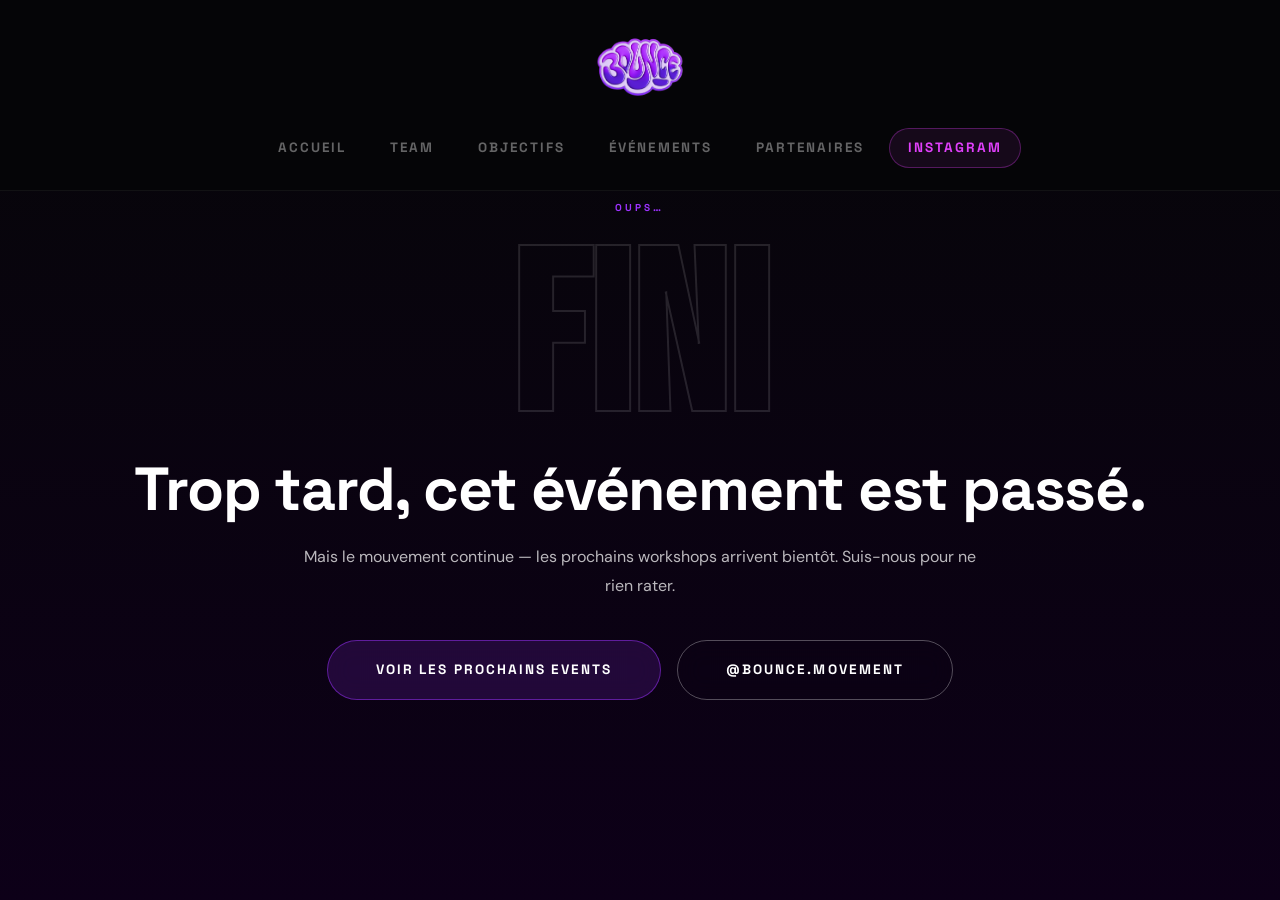
<file: termine.html>
<!DOCTYPE html>
<html lang="fr">
<head>
    <meta charset="UTF-8">
    <meta name="viewport" content="width=device-width, initial-scale=1.0">
    <title>Événement terminé | Bounce Movement</title>
    <link rel="icon" type="image/png" href="favicon.png">
    <link rel="preconnect" href="https://fonts.googleapis.com">
    <link href="https://fonts.googleapis.com/css2?family=Bebas+Neue&family=Space+Grotesk:wght@400;500;600;700&family=DM+Sans:wght@300;400;500&display=swap" rel="stylesheet">
    <link rel="stylesheet" href="style.css">
</head>
<body>

<nav class="nav-fixed">
    <div class="nav-container">
        <img src="bouncelogo1.png" class="nav-logo" alt="Bounce">
        <button class="hamburger" id="hamburger" aria-label="Menu">
            <span></span><span></span><span></span>
        </button>
        <div class="menu">
            <a href="index.html">Accueil</a>
            <a href="team.html">Team</a>
            <a href="objectifs.html">Objectifs</a>
            <a href="evenements.html">Événements</a>
            <a href="partenaires.html">Partenaires</a>
            <a href="https://www.instagram.com/bounce.movement/" target="_blank" rel="noopener noreferrer" class="nav-insta">Instagram</a>
        </div>
    </div>
</nav>
<div class="nav-overlay" id="navOverlay">
    <a href="index.html">Accueil</a>
    <a href="team.html">Team</a>
    <a href="objectifs.html">Objectifs</a>
    <a href="evenements.html">Événements</a>
    <a href="partenaires.html">Partenaires</a>
    <a href="https://www.instagram.com/bounce.movement/" target="_blank" rel="noopener noreferrer" class="nav-insta">Instagram</a>
</div>

<section style="min-height:100vh; display:flex; align-items:center; justify-content:center; text-align:center; padding:40px 8%; background:linear-gradient(to bottom,#060608,#0d0018);">
    <div>
        <p class="section-label">Oups…</p>
        <h1 style="font-family:var(--font-display); font-size:clamp(5rem,18vw,14rem); color:transparent; -webkit-text-stroke:2px rgba(255,255,255,0.12); line-height:1; margin-bottom:0;">FINI</h1>
        <h2 class="section-title" style="margin-top:0; margin-bottom:20px;">Trop tard, cet événement est passé.</h2>
        <p class="section-intro" style="margin-bottom:40px;">Mais le mouvement continue — les prochains workshops arrivent bientôt. Suis-nous pour ne rien rater.</p>
        <div style="display:flex; gap:16px; justify-content:center; flex-wrap:wrap;">
            <a href="evenements.html" class="main-btn">Voir les prochains events</a>
            <a href="https://www.instagram.com/bounce.movement/" target="_blank" rel="noopener noreferrer" class="main-btn" style="background:transparent; border-color:rgba(255,255,255,0.3);">@bounce.movement</a>
        </div>
    </div>
</section>

<script>
    const hamburger = document.getElementById('hamburger');
    const navOverlay = document.getElementById('navOverlay');
    hamburger.addEventListener('click', () => {
        hamburger.classList.toggle('open');
        navOverlay.classList.toggle('open');
        document.body.style.overflow = navOverlay.classList.contains('open') ? 'hidden' : '';
    });
    document.querySelectorAll('#navOverlay a').forEach(a => {
        a.addEventListener('click', () => {
            hamburger.classList.remove('open');
            navOverlay.classList.remove('open');
            document.body.style.overflow = '';
        });
    });
</script>
</body>
</html>
</file>
<file: style.css>
@import url('https://fonts.googleapis.com/css2?family=Bebas+Neue&family=Space+Grotesk:wght@400;500;600;700&family=DM+Sans:wght@300;400;500&display=swap');

/* ============================================
   VARIABLES
   ============================================ */
:root {
    --purple:     #9d32ff;
    --purple-dim: rgba(157, 50, 255, 0.15);
    --fuchsia:    #e040fb;
    --black:      #060608;
    --black-2:    #0c0c10;
    --white:      #ffffff;
    --grey:       #141418;
    --text:       rgba(255,255,255,0.72);
    --text-dim:   rgba(255,255,255,0.38);

    --font-display: 'Bebas Neue', sans-serif;
    --font-title:   'Space Grotesk', sans-serif;
    --font-body:    'DM Sans', sans-serif;

    --radius-sm:  12px;
    --radius-md:  24px;
    --radius-lg:  40px;
    --radius-xl:  60px;
}

/* ============================================
   RESET
   ============================================ */
*, *::before, *::after { margin: 0; padding: 0; box-sizing: border-box; }
html { scroll-behavior: smooth; }
body {
    background: var(--black);
    color: var(--white);
    font-family: var(--font-body);
    font-weight: 400;
    line-height: 1.6;
    overflow-x: hidden;
}
a { text-decoration: none; color: inherit; }
img { display: block; max-width: 100%; }

/* ============================================
   LOADER
   ============================================ */
#loader {
    position: fixed; inset: 0; z-index: 10000;
    pointer-events: none;
}
.loader-panel {
    position: absolute; top: 0; bottom: 0; width: 50%;
    background: #060608;
    transition: transform 0.85s cubic-bezier(0.76, 0, 0.24, 1);
}
.loader-left  { left: 0; }
.loader-right { right: 0; }
.loader-logo {
    position: absolute; top: 50%; left: 50%;
    transform: translate(-50%, -50%);
    height: 200px;
    filter: drop-shadow(0 0 40px rgba(157,50,255,0.7));
    animation: pulse 1.8s infinite ease-in-out;
    transition: opacity 0.25s ease;
    z-index: 1;
}
#loader.loader-open .loader-left  { transform: translateX(-100%); }
#loader.loader-open .loader-right { transform: translateX(100%); }
#loader.loader-open .loader-logo  { opacity: 0; }
.loader-hidden { display: none; }

@keyframes pulse { 0%,100%{ transform: translate(-50%,-50%) scale(0.96); opacity: 0.8; } 50%{ transform: translate(-50%,-50%) scale(1.05); opacity: 1; } }

/* ============================================
   NAVBAR
   ============================================ */
.nav-fixed {
    position: fixed; top: 0; left: 0; right: 0; z-index: 5000;
    padding: 22px 6%;
    background: rgba(6,6,8,0.92);
    backdrop-filter: blur(24px);
    -webkit-backdrop-filter: blur(24px);
    border-bottom: 1px solid rgba(255,255,255,0.05);
    transition: background 0.3s ease;
}
.nav-container { display: flex; flex-direction: column; align-items: center; gap: 16px; }
.nav-logo { height: 90px; transition: opacity 0.3s, transform 0.3s; }
.nav-logo:hover { opacity: 0.8; transform: scale(0.97); }
.menu { display: flex; align-items: center; gap: 6px; flex-wrap: wrap; justify-content: center; }
.menu a {
    font-family: var(--font-title);
    font-size: 13.5px;
    font-weight: 700;
    letter-spacing: 0.15em;
    text-transform: uppercase;
    color: var(--text-dim);
    padding: 8px 18px;
    border-radius: 100px;
    border: 1px solid transparent;
    transition: all 0.28s ease;
    white-space: nowrap;
}
.menu a:hover {
    color: var(--white);
    background: rgba(255,255,255,0.06);
    border-color: rgba(255,255,255,0.1);
}
.menu a.active {
    color: var(--white);
    background: rgba(157,50,255,0.16);
    border-color: rgba(157,50,255,0.35);
}

/* Hamburger */
.hamburger {
    display: none;
    flex-direction: column;
    gap: 5px;
    cursor: pointer;
    padding: 8px;
    background: none;
    border: none;
}
.hamburger span {
    display: block;
    width: 24px;
    height: 2px;
    background: var(--white);
    border-radius: 2px;
    transition: all 0.3s ease;
}
.hamburger.open span:nth-child(1) { transform: translateY(7px) rotate(45deg); }
.hamburger.open span:nth-child(2) { opacity: 0; }
.hamburger.open span:nth-child(3) { transform: translateY(-7px) rotate(-45deg); }

/* Mobile nav overlay */
.nav-overlay {
    display: none;
    position: fixed;
    inset: 0;
    background: rgba(6,6,8,0.97);
    z-index: 4999;
    flex-direction: column;
    align-items: center;
    justify-content: center;
    gap: 16px;
    backdrop-filter: blur(20px);
}
.nav-overlay.open { display: flex; }
.nav-overlay a {
    font-family: var(--font-title);
    font-size: 1.4rem;
    font-weight: 700;
    letter-spacing: 0.1em;
    text-transform: uppercase;
    color: var(--text-dim);
    padding: 12px 32px;
    border-radius: 100px;
    border: 1px solid transparent;
    transition: all 0.25s ease;
}
.nav-overlay a:hover, .nav-overlay a.active {
    color: var(--white);
    background: rgba(157,50,255,0.16);
    border-color: rgba(157,50,255,0.35);
}
.nav-overlay .nav-insta { color: #e040fb !important; }

/* ============================================
   HERO
   ============================================ */
.hero {
    height: 100vh;
    display: flex; align-items: center; justify-content: center;
    position: relative; overflow: hidden;
}
.bg-video { position: absolute; inset: 0; width: 100%; height: 100%; object-fit: cover; z-index: -2; }
.overlay {
    position: absolute; inset: 0; z-index: -1;
    background: linear-gradient(to bottom, rgba(6,6,8,0.3) 0%, rgba(6,6,8,0.55) 100%);
}
.bounce-title {
    font-family: var(--font-title);
    font-weight: 700;
    font-size: clamp(5rem, 18vw, 14rem);
    color: transparent;
    background: linear-gradient(135deg, #ffffff 0%, rgba(255,255,255,0.55) 50%, var(--purple) 100%);
    -webkit-background-clip: text;
    background-clip: text;
    letter-spacing: -0.03em;
    text-shadow: none;
    filter: drop-shadow(0 0 60px rgba(157,50,255,0.45));
    user-select: none;
}

/* ============================================
   LAYOUT
   ============================================ */
.container { padding: 140px 8% 80px; text-align: center; }
.grid-3 { display: grid; grid-template-columns: repeat(auto-fit, minmax(280px, 1fr)); gap: 16px; margin-top: 32px; }

/* ============================================
   TYPOGRAPHY
   ============================================ */
.section-label {
    font-family: var(--font-title);
    font-size: 10px;
    font-weight: 700;
    letter-spacing: 0.3em;
    text-transform: uppercase;
    color: var(--purple);
    margin-bottom: 16px;
    display: block;
}
.title-btn {
    display: inline-block;
    font-family: var(--font-title);
    font-size: clamp(1.8rem, 4.5vw, 3.5rem);
    font-weight: 800;
    letter-spacing: -0.01em;
    padding: 14px 42px;
    border: 2px solid rgba(255,255,255,0.2);
    margin-bottom: 40px;
    text-transform: uppercase;
    border-radius: var(--radius-xl);
    transition: all 0.3s ease;
}
.title-btn:hover {
    background: rgba(157,50,255,0.08);
    border-color: rgba(157,50,255,0.5);
    box-shadow: 0 0 30px rgba(157,50,255,0.2), inset 0 0 20px rgba(157,50,255,0.05);
    color: var(--white);
}
.title-btn.purple { border-color: rgba(157,50,255,0.5); color: var(--white); }
.title-btn.purple:hover {
    background: rgba(157,50,255,0.1);
    border-color: var(--purple);
    box-shadow: 0 0 40px rgba(157,50,255,0.3), inset 0 0 20px rgba(157,50,255,0.06);
}

/* ============================================
   CARDS
   ============================================ */
.card-black {
    background: rgba(255,255,255,0.025);
    padding: 36px 32px;
    border-radius: var(--radius-md);
    text-align: left;
    border: 1px solid rgba(255,255,255,0.06);
    border-bottom: 2px solid rgba(157,50,255,0.35);
    transition: all 0.35s ease;
    position: relative;
    overflow: hidden;
}
.card-black::before {
    content: '';
    position: absolute;
    top: 0; left: 0; right: 0; height: 1px;
    background: linear-gradient(90deg, transparent, rgba(157,50,255,0.4), transparent);
    opacity: 0;
    transition: opacity 0.35s;
}
.card-black:hover { background: rgba(157,50,255,0.04); border-color: rgba(157,50,255,0.2); transform: translateY(-5px); box-shadow: 0 20px 50px rgba(0,0,0,0.4); }
.card-black:hover::before { opacity: 1; }
.card-black h3 {
    font-family: var(--font-title);
    font-size: 1.1rem;
    font-weight: 800;
    letter-spacing: 0.06em;
    text-transform: uppercase;
    margin-bottom: 14px;
    color: var(--white);
}
.card-black p { font-size: 0.9rem; color: var(--text); line-height: 1.75; }

/* ============================================
   BOUTONS
   ============================================ */
.main-btn {
    display: inline-block;
    font-family: var(--font-title);
    font-size: 0.85rem;
    font-weight: 800;
    letter-spacing: 0.15em;
    text-transform: uppercase;
    color: var(--white);
    padding: 18px 48px;
    border-radius: 100px;
    border: 1px solid rgba(157,50,255,0.5);
    background: rgba(157,50,255,0.16);
    backdrop-filter: blur(12px);
    -webkit-backdrop-filter: blur(12px);
    transition: all 0.3s ease;
    cursor: pointer;
}
.main-btn:hover {
    background: rgba(157,50,255,0.3);
    border-color: rgba(157,50,255,0.8);
    transform: translateY(-3px);
    box-shadow: 0 12px 40px rgba(157,50,255,0.25);
    color: var(--white);
}

/* ============================================
   FOOTER
   ============================================ */
footer { padding: 60px 8%; border-top: 1px solid rgba(255,255,255,0.06); background: var(--black-2); }
.footer-grid { display: grid; grid-template-columns: 1fr 1fr 1fr; gap: 40px; max-width: 1100px; margin: 0 auto 40px; align-items: start; }
.footer-logo-img { height: 48px; opacity: 0.65; margin-bottom: 10px; }
.footer-tagline { font-family: var(--font-title); font-size: 9px; font-weight: 700; letter-spacing: 0.3em; color: var(--text-dim); text-transform: uppercase; }
.footer-col-title { font-family: var(--font-title); font-size: 9px; font-weight: 700; letter-spacing: 0.3em; color: var(--purple); text-transform: uppercase; margin-bottom: 16px; }
.footer-links { display: flex; flex-direction: column; gap: 10px; }
.footer-links a { font-family: var(--font-title); font-size: 0.85rem; font-weight: 700; letter-spacing: 0.08em; color: var(--text-dim); text-transform: uppercase; transition: color 0.3s; }
.footer-links a:hover { color: var(--white); }
.footer-contact-item { font-size: 0.82rem; color: var(--text-dim); margin-bottom: 10px; line-height: 1.6; }
.footer-contact-item a { color: var(--text-dim); transition: color 0.3s; }
.footer-contact-item a:hover { color: var(--white); }
.footer-copy { text-align: center; font-size: 0.62rem; letter-spacing: 0.2em; color: rgba(255,255,255,0.1); text-transform: uppercase; padding-top: 30px; border-top: 1px solid rgba(255,255,255,0.04); max-width: 1100px; margin: 0 auto; }

/* ============================================
   SOUND BUTTON (hero)
   ============================================ */
.sound-btn {
    position: absolute;
    bottom: 40px;
    left: 50%;
    transform: translateX(-50%);
    z-index: 10;
    background: rgba(0,0,0,0.45);
    border: 1px solid rgba(255,255,255,0.3);
    border-radius: 100px;
    color: var(--white);
    padding: 14px 28px;
    display: flex;
    align-items: center;
    gap: 10px;
    font-family: var(--font-title);
    font-size: 0.85rem;
    font-weight: 600;
    letter-spacing: 0.05em;
    text-transform: uppercase;
    cursor: pointer;
    backdrop-filter: blur(16px);
    -webkit-backdrop-filter: blur(16px);
    transition: all 0.3s ease;
    animation: soundPulse 2.5s infinite ease-in-out;
}
.sound-btn:hover {
    background: rgba(157,50,255,0.35);
    border-color: rgba(157,50,255,0.7);
    animation: none;
}
#soundLabel, #soundLabelOn { display: flex; align-items: center; gap: 10px; }
@keyframes soundPulse {
    0%,100% { box-shadow: 0 0 0 0 rgba(157,50,255,0); }
    50% { box-shadow: 0 0 0 10px rgba(157,50,255,0.18); }
}

/* ============================================
   EVENT CARDS (événements)
   ============================================ */
.event-card.event-past {
    opacity: 0.45;
    border-color: rgba(255,255,255,0.1);
    background: rgba(255,255,255,0.03);
}
.event-card {
    display: grid;
    grid-template-columns: 120px 1fr auto;
    gap: 32px;
    align-items: center;
    max-width: 900px;
    margin: 50px auto 24px;
    background: rgba(157,50,255,0.06);
    border: 1px solid rgba(157,50,255,0.25);
    border-radius: var(--radius-lg);
    padding: 36px 40px;
    text-align: left;
}
.event-date-block {
    text-align: center;
    border-right: 1px solid rgba(255,255,255,0.08);
    padding-right: 32px;
}
.event-day {
    font-family: var(--font-display);
    font-size: 4.5rem;
    color: var(--purple);
    line-height: 1;
    display: block;
}
.event-month {
    font-family: var(--font-title);
    font-size: 10px;
    font-weight: 700;
    letter-spacing: 0.2em;
    text-transform: uppercase;
    color: var(--text-dim);
    display: block;
    margin-top: 4px;
}
.event-tag {
    font-family: var(--font-title);
    font-size: 9px;
    font-weight: 700;
    letter-spacing: 0.2em;
    text-transform: uppercase;
    color: var(--purple);
    background: rgba(157,50,255,0.12);
    border: 1px solid rgba(157,50,255,0.25);
    padding: 4px 12px;
    border-radius: 100px;
    display: inline-block;
    margin-bottom: 12px;
}
.event-title {
    font-family: var(--font-title);
    font-size: 1.4rem;
    font-weight: 700;
    margin-bottom: 8px;
}
.event-detail {
    font-size: 0.8rem;
    color: var(--purple);
    font-weight: 600;
    letter-spacing: 0.05em;
    margin-bottom: 10px;
}
.event-desc { font-size: 0.88rem; color: var(--text); line-height: 1.7; }
.event-cta { text-align: center; min-width: 140px; }
.event-coming {
    max-width: 900px;
    margin: 0 auto;
    border: 1px dashed rgba(255,255,255,0.1);
    border-radius: var(--radius-lg);
    padding: 40px;
    text-align: center;
}

/* ============================================
   PARTENAIRES
   ============================================ */
.partner-card {
    max-width: 900px;
    margin: 50px auto;
    background: rgba(157,50,255,0.04);
    border: 1px solid rgba(157,50,255,0.2);
    border-radius: var(--radius-lg);
    overflow: hidden;
}
.partner-header {
    padding: 40px 40px 32px;
    text-align: left;
}
.partner-name {
    font-family: var(--font-display);
    font-size: clamp(3rem, 8vw, 6rem);
    color: var(--white);
    line-height: 1;
    margin: 12px 0 16px;
}
.partner-desc {
    font-size: 0.95rem;
    color: var(--text);
    line-height: 1.75;
    max-width: 600px;
}
.partner-video-wrap {
    display: flex;
    justify-content: center;
    padding: 0 40px 40px;
}
.partner-video {
    display: block;
    max-width: 360px;
    width: 100%;
    border-radius: var(--radius-md);
    aspect-ratio: 9/16;
    object-fit: cover;
}


/* ============================================
   SECTION UTILITIES
   ============================================ */
.section-pad { padding: 80px 8%; }
.section-title {
    font-family: var(--font-title);
    font-size: clamp(2rem, 5vw, 3.8rem);
    font-weight: 800;
    letter-spacing: -0.02em;
    line-height: 1.1;
    margin-bottom: 24px;
}
.section-intro {
    font-size: 1rem;
    color: var(--text);
    max-width: 680px;
    margin: 0 auto 36px;
    line-height: 1.8;
}
.purple-text { color: var(--purple); }

/* ============================================
   CTA BOX
   ============================================ */
.cta-box {
    max-width: 760px;
    margin: 0 auto;
    padding: 70px 48px;
    border: 1px solid rgba(157,50,255,0.25);
    border-radius: var(--radius-xl);
    background: rgba(157,50,255,0.04);
    backdrop-filter: blur(12px);
}
.cta-title {
    font-family: var(--font-display);
    font-size: clamp(3rem, 8vw, 6rem);
    line-height: 1;
    margin-bottom: 20px;
}
.mention {
    margin-top: 18px;
    font-size: 0.72rem;
    letter-spacing: 0.2em;
    text-transform: uppercase;
    color: var(--text-dim);
}

/* ============================================
   VIDEO GRID
   ============================================ */
.video-grid {
    display: grid;
    grid-template-columns: 1fr 1fr;
    gap: 20px;
    max-width: 1000px;
    margin: 32px auto 32px;
}
.video-card { border-radius: var(--radius-md); overflow: hidden; background: var(--grey); }
.actu-video { width: 100%; display: block; aspect-ratio: 9/16; object-fit: cover; }
.video-info { padding: 16px 20px; display: flex; align-items: center; gap: 12px; }
.video-tag {
    font-family: var(--font-title);
    font-size: 9px;
    font-weight: 700;
    letter-spacing: 0.2em;
    text-transform: uppercase;
    color: var(--purple);
    background: rgba(157,50,255,0.12);
    border: 1px solid rgba(157,50,255,0.25);
    padding: 4px 10px;
    border-radius: 100px;
}
.video-title {
    font-family: var(--font-title);
    font-size: 0.85rem;
    font-weight: 700;
    letter-spacing: 0.06em;
    color: var(--text);
}

/* ============================================
   INSTAGRAM NAV LINK
   ============================================ */
.nav-insta {
    color: #e040fb !important;
    background: rgba(224,64,251,0.08) !important;
    border-color: rgba(224,64,251,0.3) !important;
}
.nav-insta:hover {
    background: rgba(224,64,251,0.18) !important;
    border-color: rgba(224,64,251,0.6) !important;
}

/* ============================================
   TEAM PAGE
   ============================================ */
.founder-img-wrap {
    max-width: 900px;
    margin: 50px auto 60px;
    border-radius: var(--radius-lg);
    overflow: hidden;
    border: 1px solid rgba(255,255,255,0.08);
    box-shadow: 0 30px 80px rgba(0,0,0,0.6);
}
.founder-img-wrap img { width: 100%; display: block; filter: saturate(1.1); }
.founder-card { max-width: 900px; margin: 0 auto 20px; text-align: left; }
.founder-card p { margin-bottom: 14px; font-size: 0.92rem; color: var(--text); line-height: 1.8; }
.founder-card p:last-child { margin-bottom: 0; }
.founder-header { display: flex; align-items: baseline; gap: 20px; margin-bottom: 20px; flex-wrap: wrap; }
.founder-name {
    font-family: var(--font-display);
    font-size: clamp(2.8rem, 7vw, 4.5rem);
    color: var(--white);
    line-height: 1;
}
.founder-tags {
    font-family: var(--font-title);
    font-size: 10px;
    font-weight: 700;
    letter-spacing: 0.2em;
    text-transform: uppercase;
    color: var(--purple);
}
.founder-quote {
    font-family: var(--font-title);
    font-size: 0.9rem;
    font-weight: 800;
    letter-spacing: 0.08em;
    text-transform: uppercase;
    margin-top: 8px;
}

/* ============================================
   CITATION BOX
   ============================================ */
.citation-box {
    border: 1px solid rgba(157,50,255,0.35);
    padding: 50px 48px;
    border-radius: var(--radius-xl);
    max-width: 820px;
    margin: 60px auto;
    background: rgba(157,50,255,0.04);
}
.citation-box p {
    font-family: var(--font-title);
    font-size: clamp(1rem, 2.5vw, 1.4rem);
    font-weight: 700;
    font-style: italic;
    color: var(--text);
    line-height: 1.7;
    text-align: center;
}

/* ============================================
   OBJECTIFS — STATS
   ============================================ */
.stats-grid {
    display: grid;
    grid-template-columns: repeat(auto-fit, minmax(260px, 1fr));
    gap: 20px;
    max-width: 780px;
    margin: 50px auto 40px;
}
.stat-card {
    background: rgba(157,50,255,0.06);
    border: 1px solid rgba(157,50,255,0.18);
    border-radius: var(--radius-md);
    padding: 36px 32px;
    text-align: center;
}
.stat-number {
    font-family: var(--font-display);
    font-size: 5rem;
    color: var(--purple);
    display: block;
    line-height: 1;
    margin-bottom: 12px;
}
.stat-text { font-size: 0.9rem; color: var(--text); line-height: 1.7; }

/* ============================================
   TARIFS
   ============================================ */
.tarif-grid {
    display: grid;
    grid-template-columns: repeat(auto-fit, minmax(300px, 1fr));
    gap: 24px;
    max-width: 880px;
    margin: 60px auto 0;
}
.tarif-card {
    border-radius: var(--radius-lg);
    padding: 50px 40px;
    text-align: center;
    position: relative;
    overflow: hidden;
}
.tarif-purple { border: 1px solid rgba(157,50,255,0.4); background: rgba(157,50,255,0.06); }
.tarif-white  { border: 1px solid rgba(255,255,255,0.15); background: rgba(255,255,255,0.03); }
.tarif-top-bar { position: absolute; top: 0; left: 0; right: 0; height: 3px; }
.tarif-top-purple { background: var(--purple); }
.tarif-top-gradient { background: linear-gradient(90deg, var(--purple), #fff); }
.tarif-label {
    font-family: var(--font-title);
    font-size: 9px;
    font-weight: 700;
    letter-spacing: 0.25em;
    text-transform: uppercase;
    color: var(--purple);
    margin-bottom: 10px;
    display: block;
}
.tarif-name {
    font-family: var(--font-title);
    font-size: 1.6rem;
    font-weight: 800;
    text-transform: uppercase;
    margin-bottom: 24px;
}
.tarif-price {
    font-family: var(--font-display);
    font-size: 5.5rem;
    line-height: 1;
    margin-bottom: 6px;
    display: block;
}
.tarif-sub {
    font-size: 0.72rem;
    letter-spacing: 0.2em;
    color: var(--text-dim);
    text-transform: uppercase;
    margin-bottom: 36px;
    display: block;
}
.tarif-features {
    list-style: none;
    text-align: left;
    margin-bottom: 36px;
    display: flex;
    flex-direction: column;
    gap: 14px;
}
.tarif-features li { display: flex; align-items: flex-start; gap: 12px; font-size: 0.9rem; color: var(--text); line-height: 1.6; }
.tarif-check { color: var(--purple); font-size: 1rem; flex-shrink: 0; margin-top: 1px; }
.tarif-btn { display: block; text-align: center; }

/* ============================================
   COUNTDOWN
   ============================================ */
.countdown-section { background: linear-gradient(to bottom, var(--black), #0d0018); padding: 80px 8%; text-align: center; }
.countdown-grid { display: flex; gap: 16px; justify-content: center; margin: 40px 0; flex-wrap: wrap; }
.countdown-item {
    background: rgba(157,50,255,0.07);
    border: 1px solid rgba(157,50,255,0.2);
    border-radius: var(--radius-md);
    padding: 24px 28px;
    min-width: 100px;
    backdrop-filter: blur(10px);
    transition: all 0.3s ease;
}
.countdown-item:hover { background: rgba(157,50,255,0.14); border-color: rgba(157,50,255,0.4); }
.countdown-number { font-family: var(--font-display); font-size: 3.8rem; color: var(--white); line-height: 1; display: block; }
.countdown-label { font-family: var(--font-title); font-size: 9px; font-weight: 700; letter-spacing: 0.25em; color: var(--purple); text-transform: uppercase; margin-top: 8px; display: block; }

/* ============================================
   TÉMOIGNAGES
   ============================================ */
.temoignages-section { background: var(--black-2); padding: 80px 8%; text-align: center; }
.temoignages-grid { display: grid; grid-template-columns: repeat(auto-fit, minmax(280px, 1fr)); gap: 16px; max-width: 1100px; margin: 50px auto 0; }
.temoignage-card {
    background: rgba(255,255,255,0.02);
    border: 1px solid rgba(255,255,255,0.06);
    border-radius: var(--radius-md);
    padding: 28px;
    text-align: left;
    transition: all 0.3s ease;
}
.temoignage-card:hover { background: rgba(157,50,255,0.04); border-color: rgba(157,50,255,0.25); transform: translateY(-4px); }
.temoignage-stars { color: var(--purple); font-size: 0.85rem; margin-bottom: 14px; letter-spacing: 4px; }
.temoignage-text { font-size: 0.9rem; color: var(--text); line-height: 1.75; margin-bottom: 20px; font-style: italic; }
.temoignage-author { font-family: var(--font-title); font-size: 0.8rem; font-weight: 700; letter-spacing: 0.12em; color: var(--purple); text-transform: uppercase; }

/* ============================================
   SCROLL REVEAL
   ============================================ */
.reveal { opacity: 0; transform: translateY(20px); transition: opacity 0.65s ease, transform 0.65s ease; }
.reveal.visible { opacity: 1; transform: translateY(0); }
.reveal-delay-1 { transition-delay: 0.1s; }
.reveal-delay-2 { transition-delay: 0.22s; }
.reveal-delay-3 { transition-delay: 0.34s; }

/* ============================================
   RESPONSIVE
   ============================================ */
/* ============================================
   RESPONSIVE
   ============================================ */
@media (max-width: 1024px) {
    .bounce-title { font-size: 15vw; }
    .nav-logo { height: 56px; }
}

@media (max-width: 768px) {
    /* NAV — hamburger */
    .nav-fixed { padding: 14px 5%; }
    .nav-container { flex-direction: row; justify-content: space-between; align-items: center; gap: 0; }
    .nav-logo { height: 44px; }
    .menu { display: none; }
    .hamburger { display: flex; }

    /* HERO */
    .bounce-title { font-size: 18vw; -webkit-text-stroke: 1px rgba(255,255,255,0.9); }
    .sound-btn { bottom: 20px; right: 20px; width: 40px; height: 40px; font-size: 0.75rem; }

    /* LAYOUT */
    .section-pad { padding: 60px 5%; }
    .container { padding: 140px 5% 60px; }

    /* TYPOGRAPHY */
    .section-title { font-size: clamp(1.6rem, 5vw, 2.4rem); }
    .section-intro { font-size: 0.92rem; }
    .cta-title { font-size: clamp(2.4rem, 10vw, 4rem); }
    .title-btn { font-size: 1.6rem; padding: 10px 22px; }

    /* GRIDS */
    .grid-3 { grid-template-columns: 1fr; }
    .video-grid { grid-template-columns: 1fr; }
    .tarif-grid { grid-template-columns: 1fr; }
    .stats-grid { grid-template-columns: 1fr; }
    .footer-grid { grid-template-columns: 1fr; gap: 28px; }

    /* CARDS */
    .card-black { padding: 28px 24px; }
    .cta-box { padding: 40px 24px; }
    .citation-box { padding: 32px 20px; }
    .tarif-card { padding: 36px 28px; }
    .founder-card { text-align: left; }
    .founder-header { flex-direction: column; align-items: flex-start; gap: 6px; }
    .founder-img-wrap { border-radius: var(--radius-md); }
    .partner-header { padding: 28px 24px 20px; }
    .partner-video-wrap { padding: 0 24px 32px; }

    /* EVENTS */
    .event-card { grid-template-columns: 1fr; gap: 20px; padding: 28px 24px; }
    .event-date-block { border-right: none; border-bottom: 1px solid rgba(255,255,255,0.08); padding-right: 0; padding-bottom: 20px; }
    .event-cta { border-top: 1px solid rgba(255,255,255,0.06); padding-top: 20px; }

    /* COUNTDOWN */
    .countdown-item { min-width: 70px; padding: 14px 16px; }
    .countdown-number { font-size: 2.6rem; }

    /* FOOTER */
    .footer-grid { text-align: center; }
    .footer-links { align-items: center; }
}

@media (max-width: 480px) {
    /* NAV — très petit écran */
    .menu a { font-size: 8.5px; padding: 4px 8px; letter-spacing: 0.08em; }
    .nav-logo { height: 38px; }

    /* HERO */
    .bounce-title { font-size: 22vw; }

    /* BUTTONS */
    .main-btn { width: 100%; text-align: center; padding: 16px; font-size: 0.82rem; }

    /* SECTIONS */
    .section-pad { padding: 50px 4%; }
    .section-title { font-size: 1.5rem; }

    /* CARDS */
    .founder-name { font-size: 2.6rem; }
    .tarif-price { font-size: 4rem; }
    .stat-number { font-size: 4rem; }
    .cta-box { padding: 32px 18px; border-radius: var(--radius-lg); }
    .citation-box { padding: 28px 16px; border-radius: var(--radius-lg); }

    /* FOOTER */
    .footer-copy { font-size: 0.55rem; }
}
</file>
